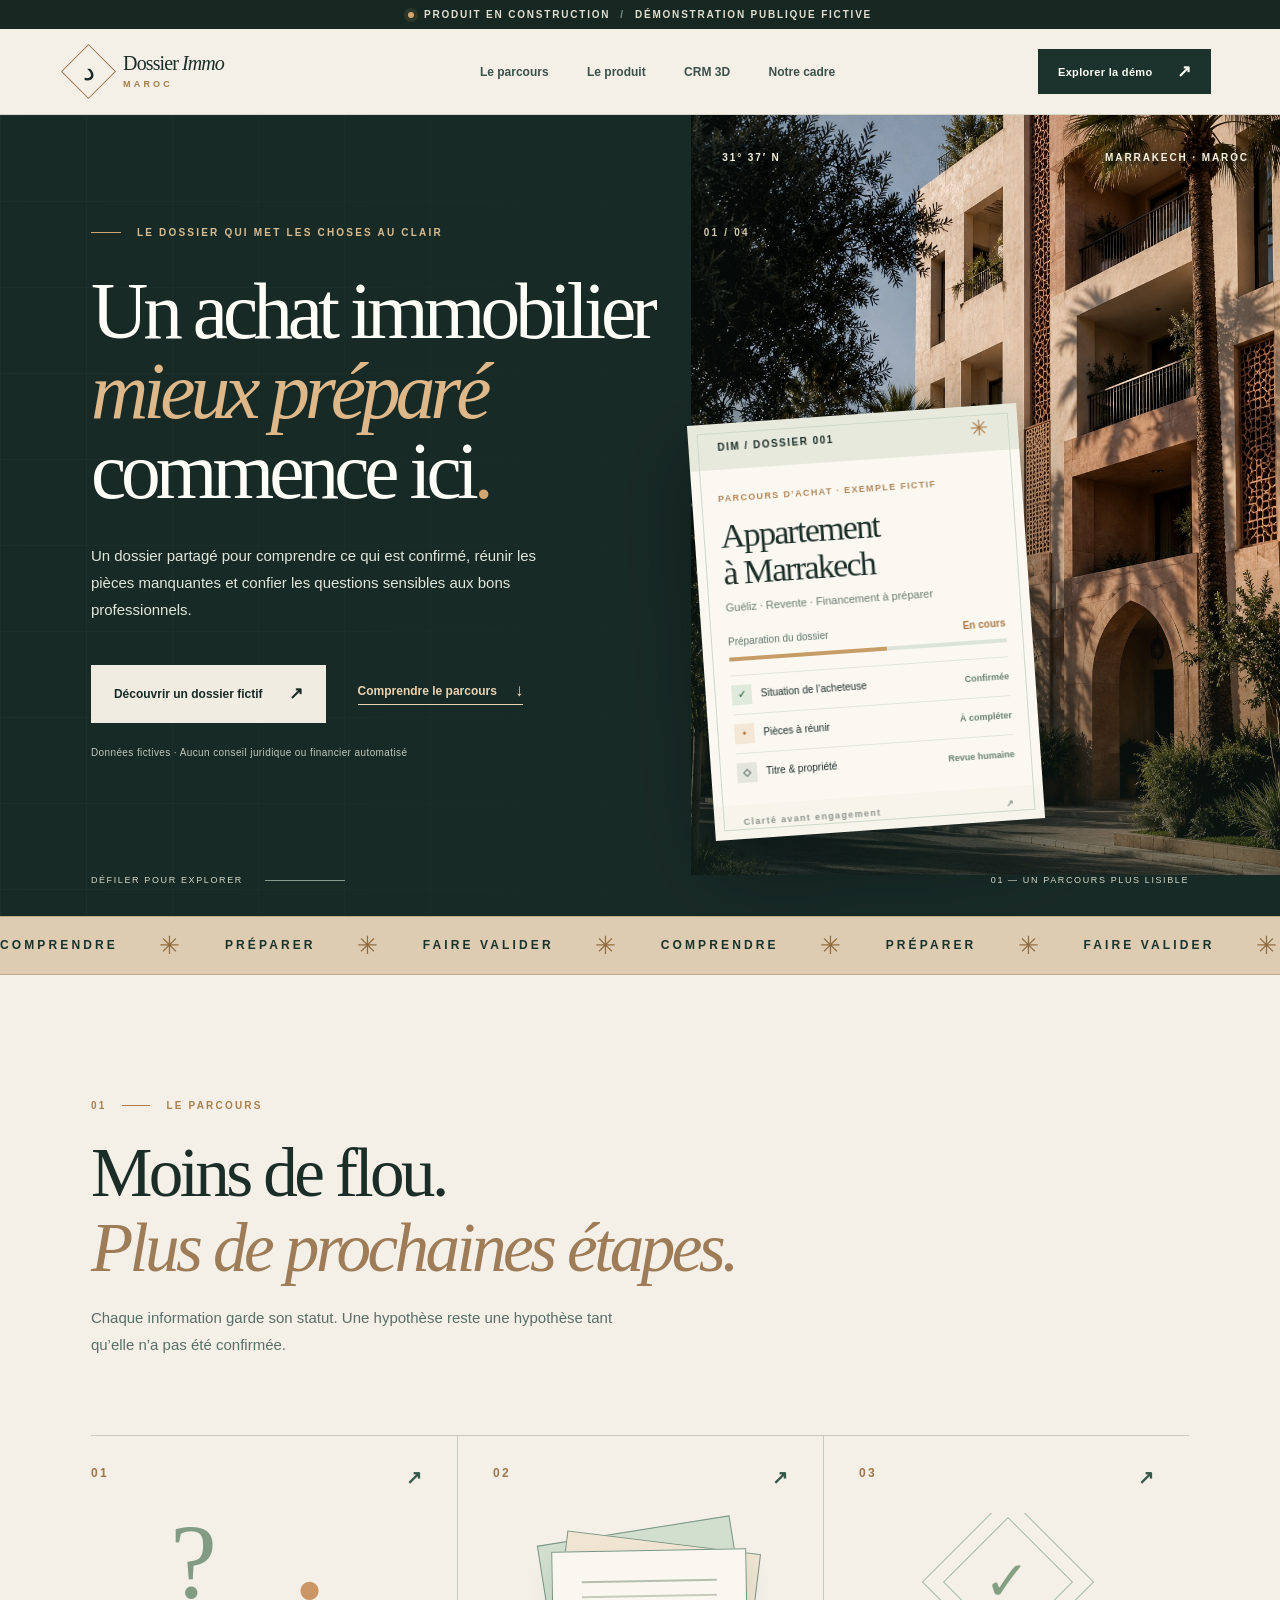
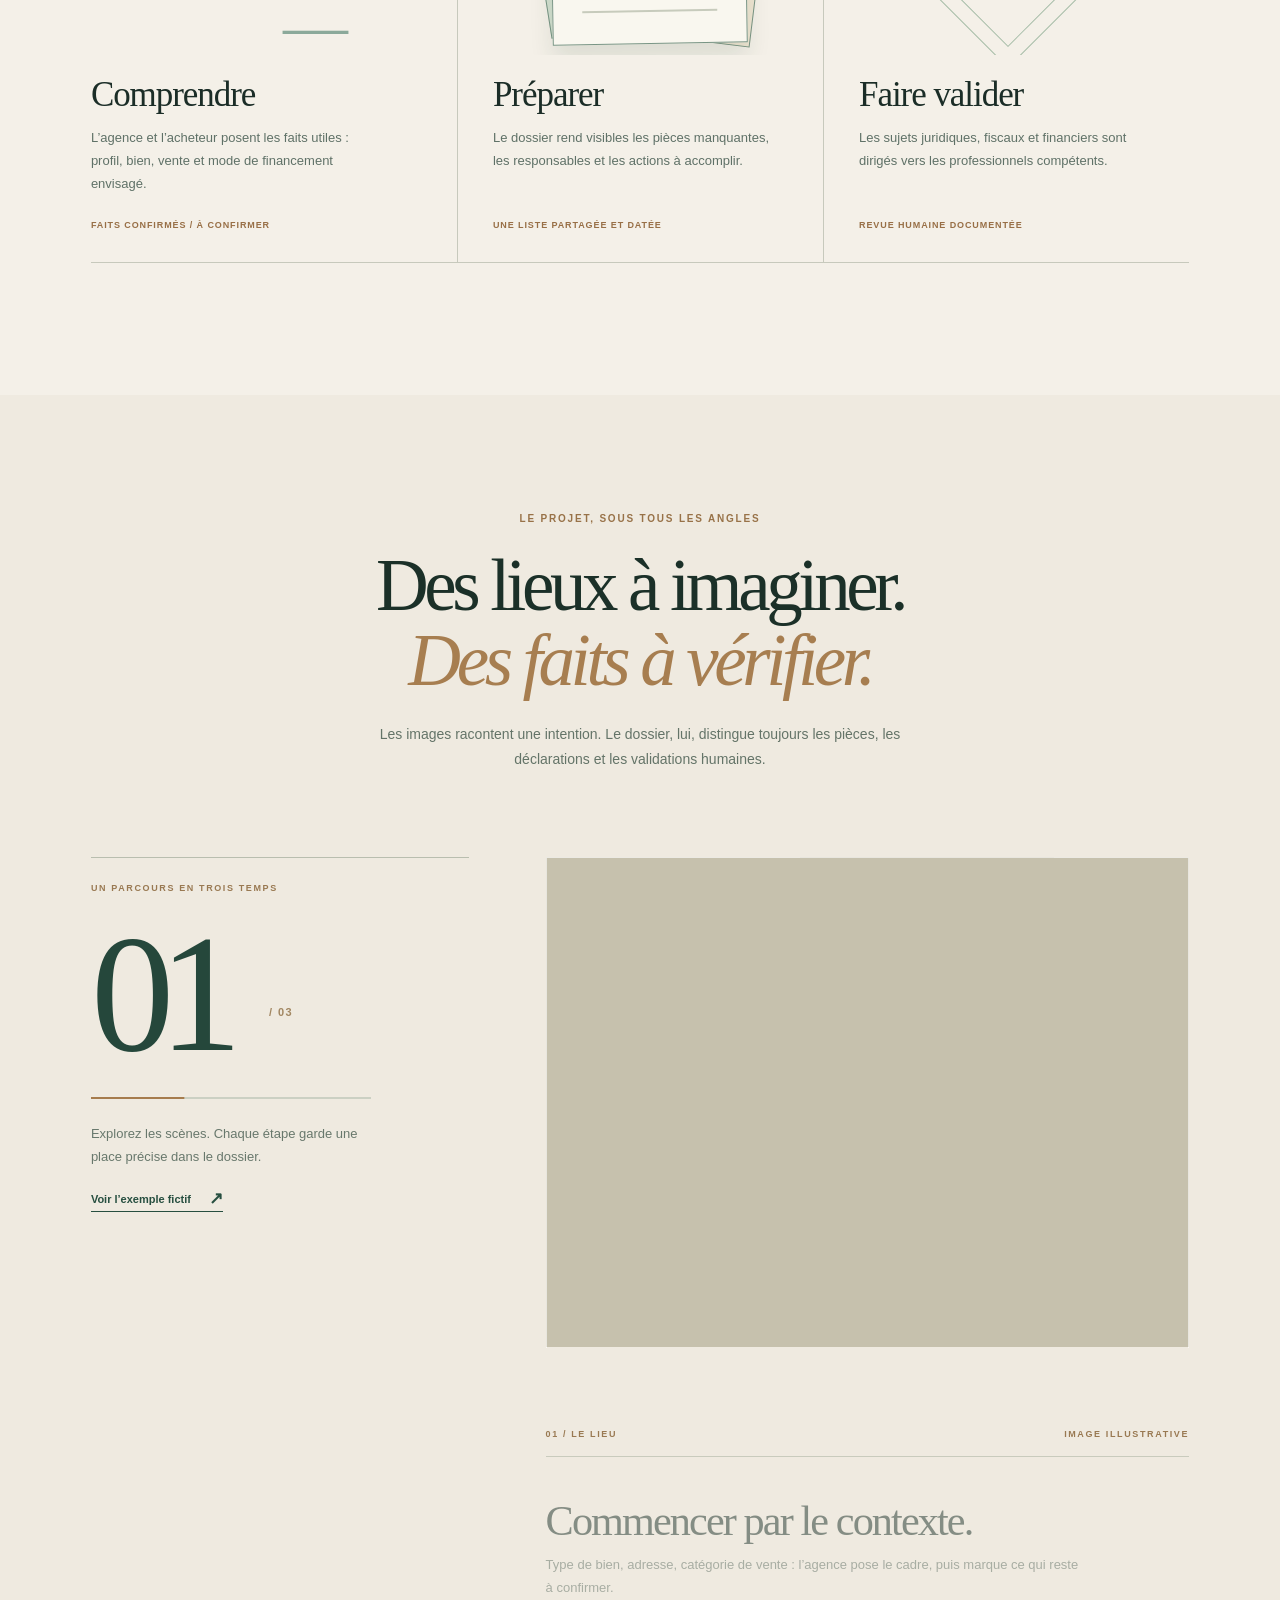
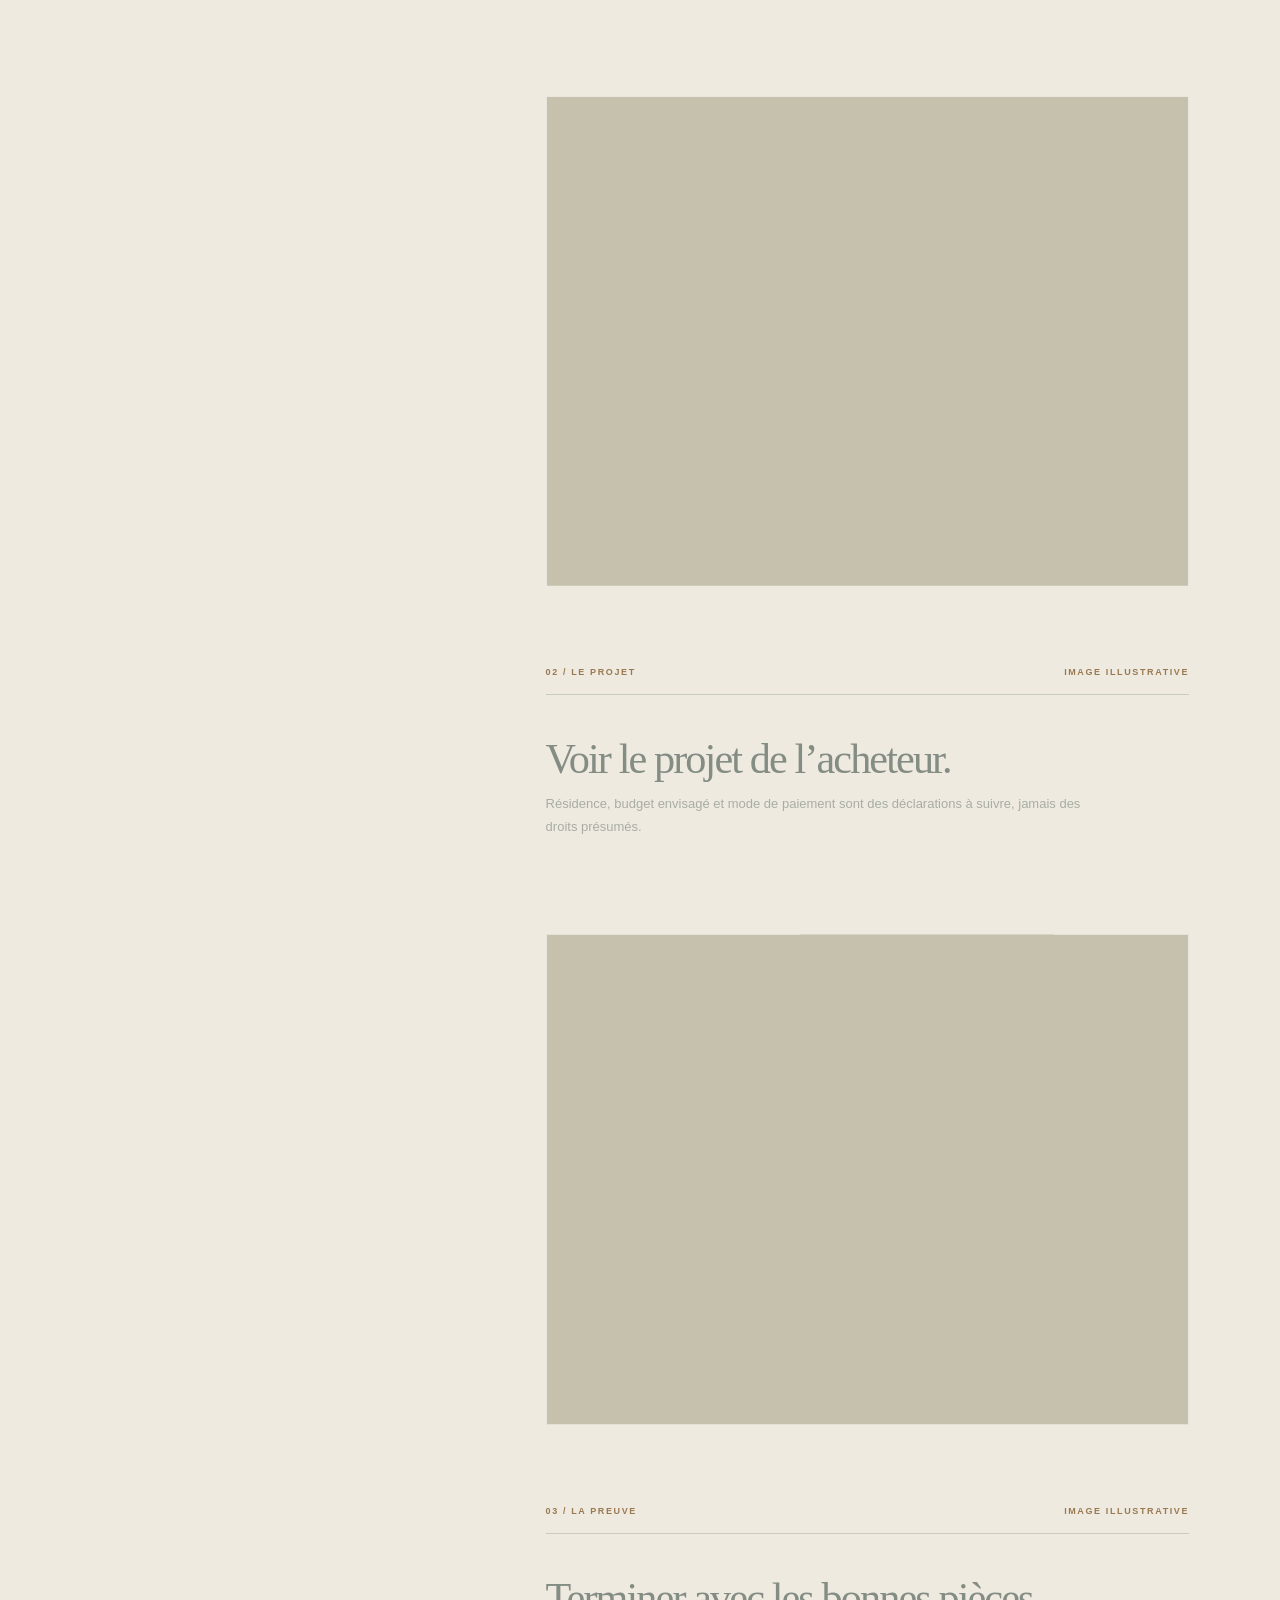
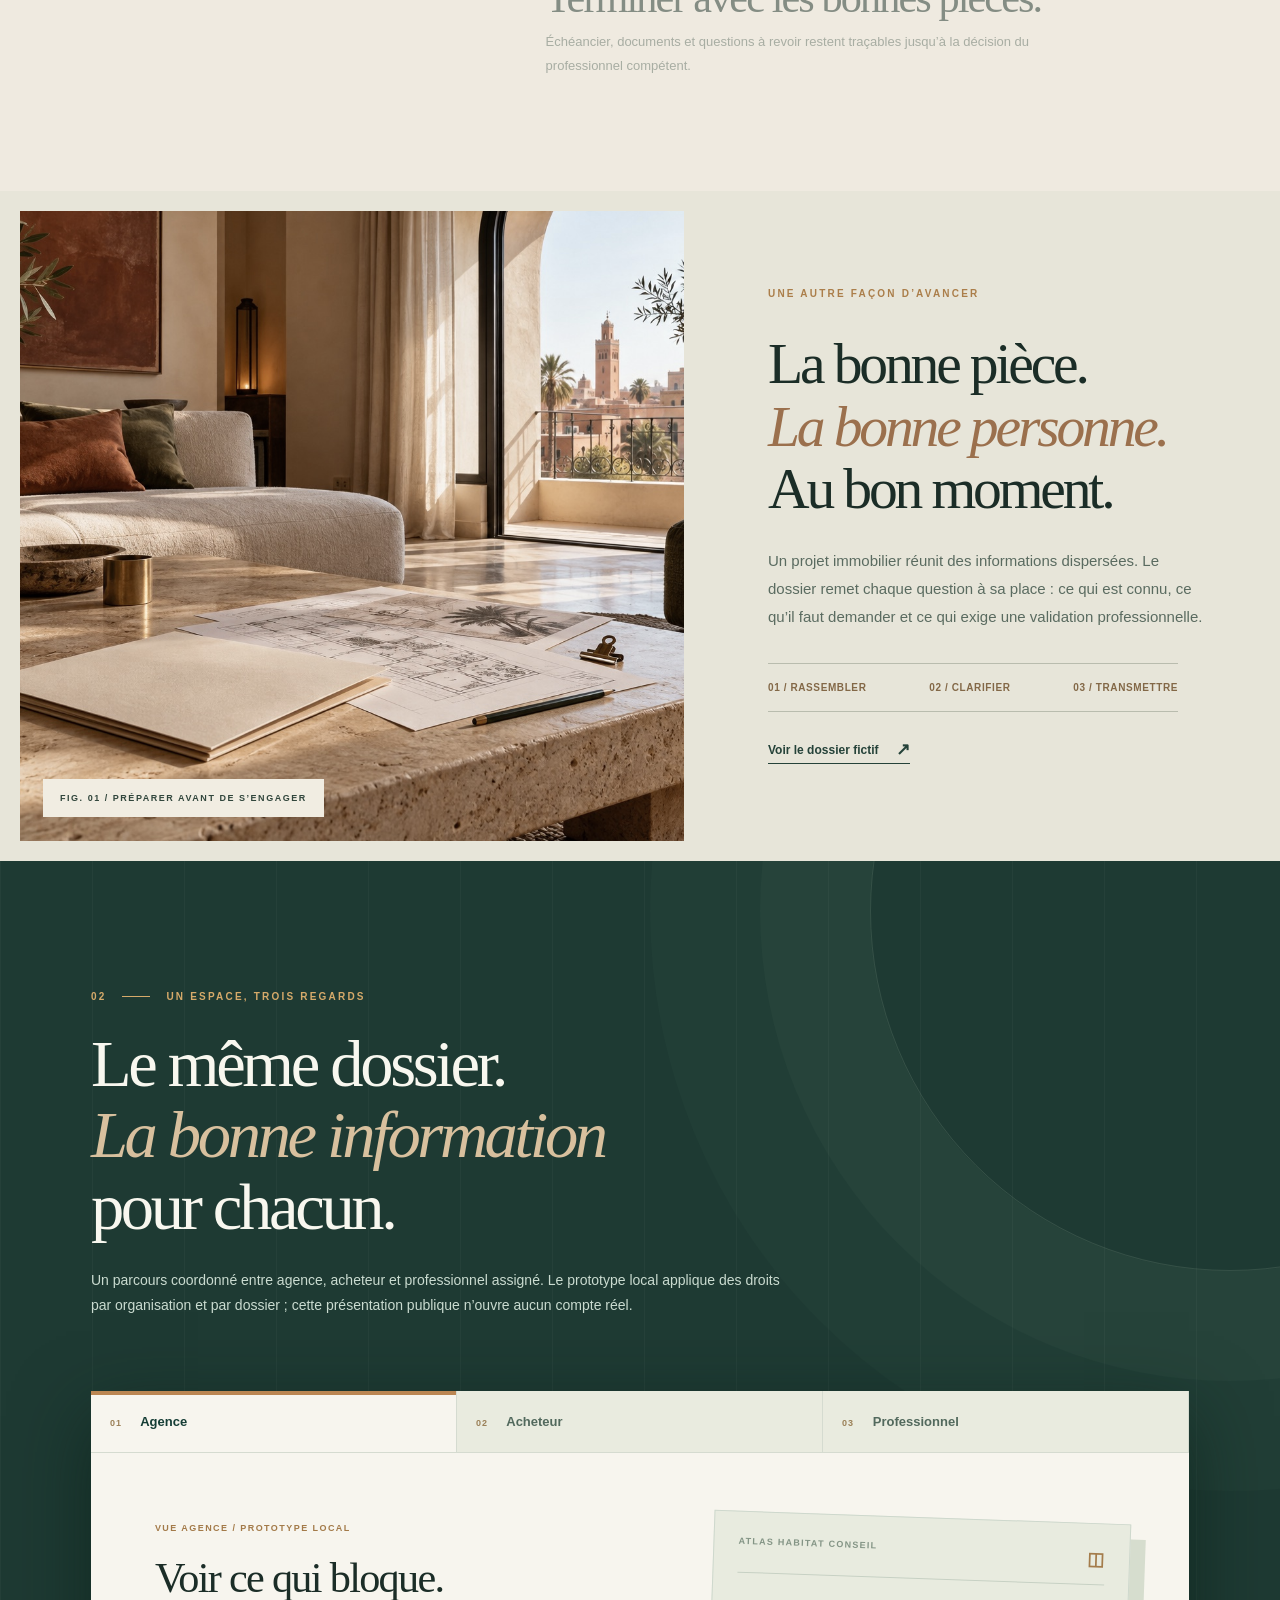
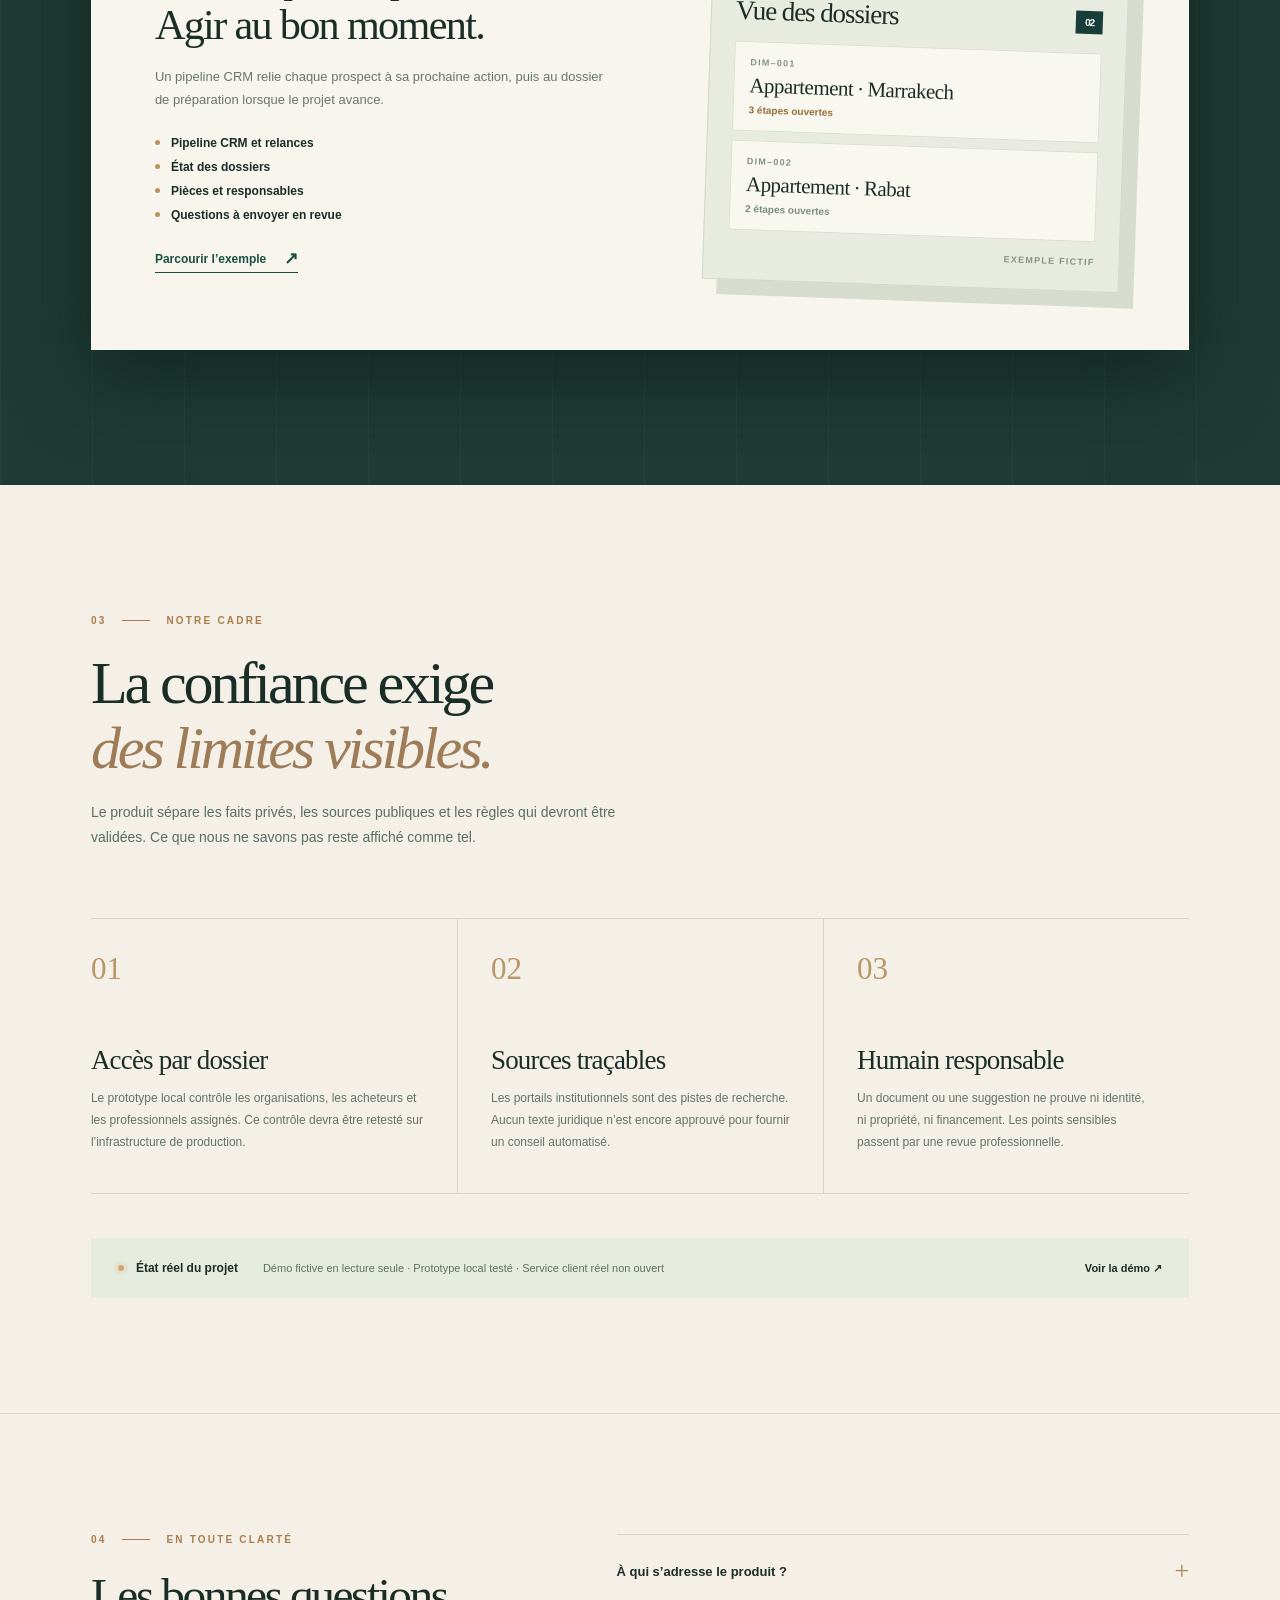
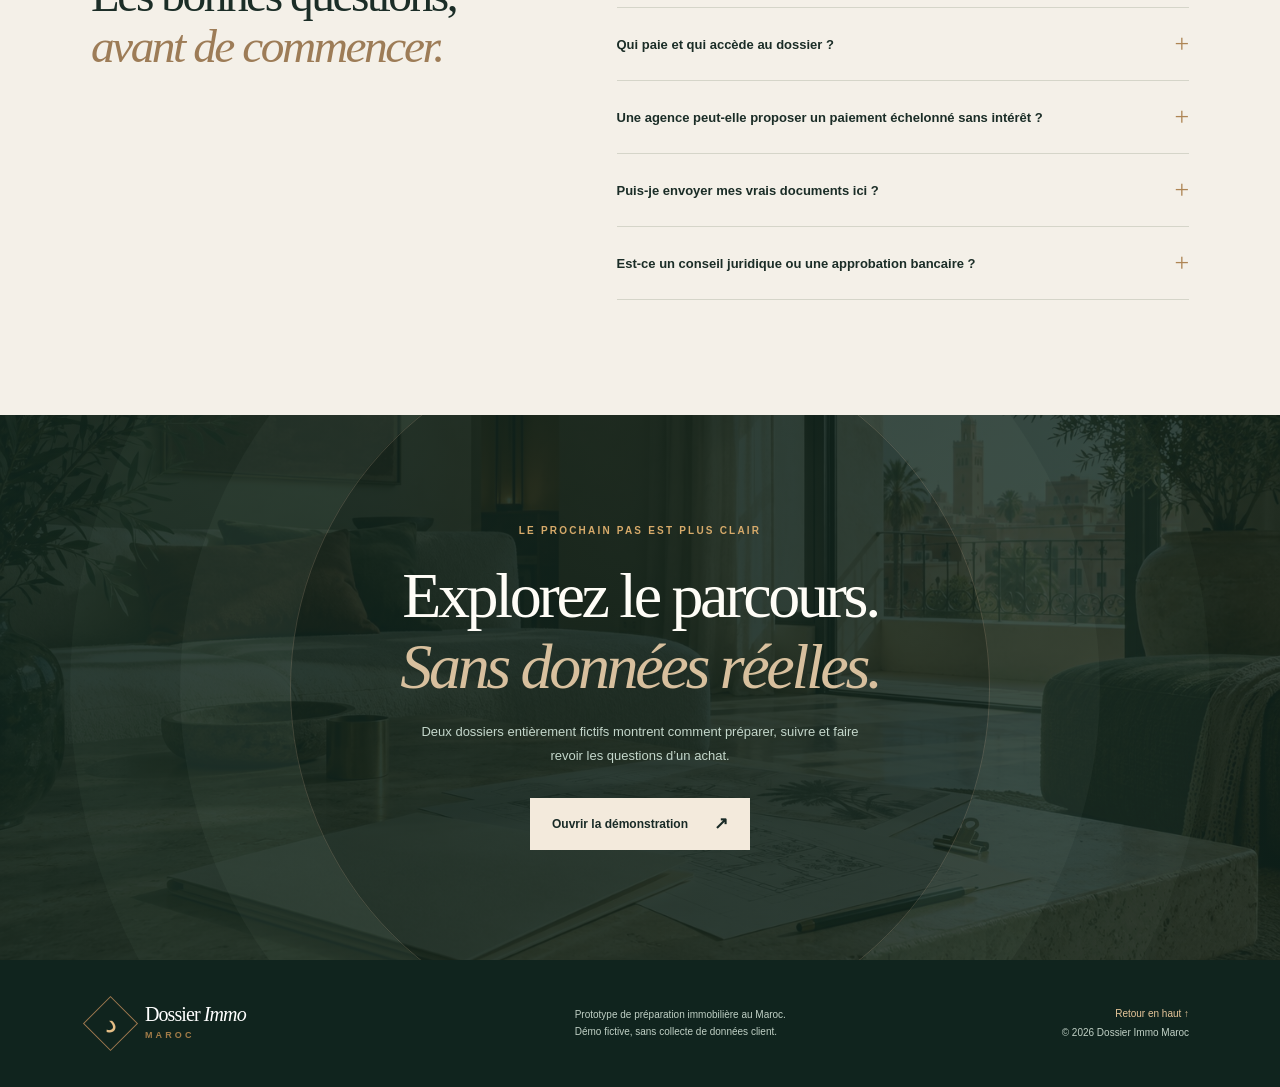
<file: index.html>
<!doctype html>
<html lang="fr">
<head>
  <meta charset="utf-8">
  <meta name="viewport" content="width=device-width, initial-scale=1">
  <meta name="theme-color" content="#102e2b">
  <meta name="robots" content="noindex,nofollow">
  <meta name="referrer" content="no-referrer">
  <meta http-equiv="Content-Security-Policy" content="default-src 'self'; script-src 'self'; style-src 'self' https://fonts.googleapis.com; font-src https://fonts.gstatic.com; img-src 'self' data:; connect-src 'none'; base-uri 'none'; object-src 'none'; form-action 'none'">
  <meta name="description" content="Dossier Immo Maroc : un dossier partagé pour mieux préparer un achat immobilier au Maroc. Démonstration fictive, sans données client.">
  <meta property="og:type" content="website">
  <meta property="og:title" content="Dossier Immo Maroc — Un achat mieux préparé commence ici">
  <meta property="og:description" content="Explorez un dossier d'achat fictif, ses étapes et sa revue humaine. Produit en construction.">
  <title>Dossier Immo Maroc — Un achat mieux préparé commence ici</title>
  <link rel="icon" href="/favicon.svg" type="image/svg+xml">
  <link rel="preload" as="image" href="/assets/marrakech-architecture.jpg">
  <link rel="preconnect" href="https://fonts.googleapis.com">
  <link rel="preconnect" href="https://fonts.gstatic.com" crossorigin>
  <link href="https://fonts.googleapis.com/css2?family=DM+Sans:wght@400;500;600;700&family=Fraunces:opsz,wght@9..144,400;9..144,500;9..144,600&display=swap" rel="stylesheet">
  <link rel="stylesheet" href="/site.css">
  <link rel="stylesheet" href="/experience.css">
  <link rel="stylesheet" href="/cinema.css">
  <script type="module" src="/cinema.js"></script>
  <script type="module" src="/site.js"></script>
</head>
<body>
  <a class="skip-link" href="#main">Aller au contenu</a>
  <div class="reading-progress" aria-hidden="true"><span></span></div>
  <div class="utility-bar"><span class="utility-dot"></span> Produit en construction <span class="utility-divider">/</span> Démonstration publique fictive</div>
  <header class="site-header" id="top">
    <a class="site-logo" href="#top" aria-label="Dossier Immo Maroc, retour en haut"><span class="logo-symbol" aria-hidden="true"><span>د</span></span><span class="logo-wordmark">Dossier <em>Immo</em><small>MAROC</small></span></a>
    <nav class="site-nav" id="site-nav" aria-label="Navigation principale"><a href="#parcours">Le parcours</a><a href="#produit">Le produit</a><a href="/crm-3d.html">CRM 3D</a><a href="#confiance">Notre cadre</a></nav>
    <button class="menu-toggle" type="button" aria-label="Ouvrir le menu" aria-controls="site-nav" aria-expanded="false"><span></span><span></span></button>
    <a class="header-cta" href="/demo.html">Explorer la démo <span aria-hidden="true">↗</span></a>
  </header>
  <main id="main">
    <section class="hero" aria-labelledby="hero-title">
      <div class="hero-grid" aria-hidden="true"></div>
      <div class="hero-inner">
        <div class="hero-copy">
          <p class="kicker hero-kicker"><span class="kicker-line"></span> LE DOSSIER QUI MET LES CHOSES AU CLAIR <span class="kicker-index">01 / 04</span></p>
          <h1 id="hero-title">Un achat immobilier<br><i>mieux préparé</i><br>commence ici<span class="hero-period">.</span></h1>
          <p class="hero-lead">Un dossier partagé pour comprendre ce qui est confirmé, réunir les pièces manquantes et confier les questions sensibles aux bons professionnels.</p>
          <div class="hero-actions"><a class="button button-light" href="/demo.html">Découvrir un dossier fictif <span aria-hidden="true">↗</span></a><a class="text-link hero-link" href="#parcours">Comprendre le parcours <span aria-hidden="true">↓</span></a></div>
          <p class="hero-disclaimer">Données fictives · Aucun conseil juridique ou financier automatisé</p>
        </div>
        <div class="hero-art" aria-label="Vue architecturale illustrative d'un immeuble à Marrakech et aperçu d'un dossier fictif">
          <img class="hero-photo" src="/assets/marrakech-architecture.jpg" alt="" width="1024" height="1536" fetchpriority="high">
          <div class="hero-photo-shade" aria-hidden="true"></div>
          <div class="hero-location" aria-hidden="true"><span>31° 37′ N</span><span>MARRAKECH · MAROC</span></div>
          <div class="case-visual">
            <div class="case-visual-top"><span>DIM / DOSSIER 001</span><span aria-hidden="true">✳</span></div>
            <div class="case-visual-body">
              <p class="case-visual-label">PARCOURS D’ACHAT · EXEMPLE FICTIF</p><h2>Appartement<br>à Marrakech</h2><p>Guéliz · Revente · Financement à préparer</p>
              <div class="progress-label"><span>Préparation du dossier</span><strong>En cours</strong></div><div class="progress-track"><span></span></div>
              <div class="visual-row"><span class="visual-icon checked">✓</span><span>Situation de l’acheteuse</span><strong>Confirmée</strong></div>
              <div class="visual-row"><span class="visual-icon pending">•</span><span>Pièces à réunir</span><strong>À compléter</strong></div>
              <div class="visual-row"><span class="visual-icon review">◇</span><span>Titre & propriété</span><strong>Revue humaine</strong></div>
            </div>
            <div class="case-visual-bottom"><span>Clarté avant engagement</span><span>↗</span></div>
          </div>
          <div class="art-caption">VISUEL D’AMBIANCE · DOSSIER FICTIF</div>
        </div>
      </div>
      <div class="hero-bottom"><span>DÉFILER POUR EXPLORER</span><span class="scroll-rule"></span><span>01 — UN PARCOURS PLUS LISIBLE</span></div>
    </section>

    <div class="manifesto-strip" aria-hidden="true"><div>COMPRENDRE <span>✳</span> PRÉPARER <span>✳</span> FAIRE VALIDER <span>✳</span> COMPRENDRE <span>✳</span> PRÉPARER <span>✳</span> FAIRE VALIDER <span>✳</span></div></div>

    <section class="chapter" id="parcours" aria-labelledby="parcours-title">
      <div class="section-heading" data-reveal><p class="kicker dark-kicker">01 <span></span> LE PARCOURS</p><h2 id="parcours-title">Moins de flou.<br><i>Plus de prochaines étapes.</i></h2><p>Chaque information garde son statut. Une hypothèse reste une hypothèse tant qu’elle n’a pas été confirmée.</p></div>
      <div class="journey-grid">
        <article class="journey-card" data-reveal><div class="journey-number">01 <span>↗</span></div><div class="journey-drawing drawing-question" aria-hidden="true"><span>?</span><span>•</span><span>—</span></div><h3>Comprendre</h3><p>L’agence et l’acheteur posent les faits utiles : profil, bien, vente et mode de financement envisagé.</p><span class="journey-foot">Faits confirmés / à confirmer</span></article>
        <article class="journey-card" data-reveal><div class="journey-number">02 <span>↗</span></div><div class="journey-drawing drawing-folder" aria-hidden="true"><span></span><span></span><span></span></div><h3>Préparer</h3><p>Le dossier rend visibles les pièces manquantes, les responsables et les actions à accomplir.</p><span class="journey-foot">Une liste partagée et datée</span></article>
        <article class="journey-card" data-reveal><div class="journey-number">03 <span>↗</span></div><div class="journey-drawing drawing-review" aria-hidden="true"><span>✓</span></div><h3>Faire valider</h3><p>Les sujets juridiques, fiscaux et financiers sont dirigés vers les professionnels compétents.</p><span class="journey-foot">Revue humaine documentée</span></article>
      </div>
    </section>

    <section class="visual-story" id="regards" aria-labelledby="visual-story-title">
      <div class="visual-story-head" data-reveal><span class="kicker dark-kicker">LE PROJET, SOUS TOUS LES ANGLES</span><h2 id="visual-story-title">Des lieux à imaginer.<br><i>Des faits à vérifier.</i></h2><p>Les images racontent une intention. Le dossier, lui, distingue toujours les pièces, les déclarations et les validations humaines.</p></div>
      <div class="story-layout">
        <div class="story-rail"><div class="story-sticky"><span class="story-overline">UN PARCOURS EN TROIS TEMPS</span><span class="story-current" aria-hidden="true">01 <small>/ 03</small></span><div class="story-progress" aria-hidden="true"><span></span></div><p>Explorez les scènes. Chaque étape garde une place précise dans le dossier.</p><a class="text-link" href="/demo.html">Voir l’exemple fictif <span aria-hidden="true">↗</span></a></div></div>
        <div class="story-scenes">
          <article class="story-scene" data-scene="1"><div class="story-image"><img src="/assets/rabat-architecture.jpg" alt="Façade contemporaine illustrative dans une rue arborée à Rabat" width="1536" height="1024" loading="lazy" decoding="async"></div><div class="story-meta"><span>01 / LE LIEU</span><span>IMAGE ILLUSTRATIVE</span></div><h3>Commencer par le contexte.</h3><p>Type de bien, adresse, catégorie de vente : l’agence pose le cadre, puis marque ce qui reste à confirmer.</p></article>
          <article class="story-scene" data-scene="2"><div class="story-image"><img src="/assets/casablanca-interior.jpg" alt="Intérieur contemporain illustratif avec lumière de l’Atlantique à Casablanca" width="1536" height="1024" loading="lazy" decoding="async"></div><div class="story-meta"><span>02 / LE PROJET</span><span>IMAGE ILLUSTRATIVE</span></div><h3>Voir le projet de l’acheteur.</h3><p>Résidence, budget envisagé et mode de paiement sont des déclarations à suivre, jamais des droits présumés.</p></article>
          <article class="story-scene" data-scene="3"><div class="story-image"><img src="/assets/dossier-detail.jpg" alt="Dossier et plans illustratifs sur une table en pierre, sans document réel" width="1536" height="1024" loading="lazy" decoding="async"></div><div class="story-meta"><span>03 / LA PREUVE</span><span>IMAGE ILLUSTRATIVE</span></div><h3>Terminer avec les bonnes pièces.</h3><p>Échéancier, documents et questions à revoir restent traçables jusqu’à la décision du professionnel compétent.</p></article>
        </div>
      </div>
    </section>

    <section class="editorial-section" aria-labelledby="editorial-title">
      <div class="editorial-image" data-reveal>
        <img src="/assets/dossier-interieur.jpg" alt="Un dossier et des plans illustratifs posés dans un intérieur à Marrakech" width="1536" height="1024" loading="lazy" decoding="async">
        <span class="image-counter">FIG. 01 / PRÉPARER AVANT DE S’ENGAGER</span>
      </div>
      <div class="editorial-copy" data-reveal>
        <p class="kicker dark-kicker">UNE AUTRE FAÇON D’AVANCER</p>
        <h2 id="editorial-title">La bonne pièce.<br><i>La bonne personne.</i><br>Au bon moment.</h2>
        <p>Un projet immobilier réunit des informations dispersées. Le dossier remet chaque question à sa place : ce qui est connu, ce qu’il faut demander et ce qui exige une validation professionnelle.</p>
        <div class="editorial-steps"><span>01 / Rassembler</span><span>02 / Clarifier</span><span>03 / Transmettre</span></div>
        <a class="text-link" href="/demo.html">Voir le dossier fictif <span aria-hidden="true">↗</span></a>
      </div>
    </section>

    <section class="product-section" id="produit" aria-labelledby="produit-title">
      <div class="product-orbit" aria-hidden="true"></div>
      <div class="product-intro" data-reveal><p class="kicker light-kicker">02 <span></span> UN ESPACE, TROIS REGARDS</p><h2 id="produit-title">Le même dossier.<br><i>La bonne information</i><br>pour chacun.</h2><p>Un parcours coordonné entre agence, acheteur et professionnel assigné. Le prototype local applique des droits par organisation et par dossier ; cette présentation publique n’ouvre aucun compte réel.</p></div>
      <div class="role-experience" data-reveal>
        <div class="role-switch" role="tablist" aria-label="Explorer les rôles">
          <button type="button" role="tab" id="tab-agency" aria-controls="role-panel" aria-selected="true" data-role="agency"><span>01</span> Agence</button>
          <button type="button" role="tab" id="tab-buyer" aria-controls="role-panel" aria-selected="false" tabindex="-1" data-role="buyer"><span>02</span> Acheteur</button>
          <button type="button" role="tab" id="tab-pro" aria-controls="role-panel" aria-selected="false" tabindex="-1" data-role="pro"><span>03</span> Professionnel</button>
        </div>
        <div class="role-panel" id="role-panel" role="tabpanel" aria-labelledby="tab-agency">
          <div class="panel-copy"><span class="panel-eyebrow" id="role-eyebrow">VUE AGENCE / PROTOTYPE LOCAL</span><h3 id="role-title">Voir ce qui bloque.<br>Agir au bon moment.</h3><p id="role-description">Un pipeline CRM relie chaque prospect à sa prochaine action, puis au dossier de préparation lorsque le projet avance.</p><ul id="role-list"><li>Pipeline CRM et relances</li><li>État des dossiers</li><li>Pièces et responsables</li><li>Questions à envoyer en revue</li></ul><a href="/demo.html" class="text-link">Parcourir l’exemple <span aria-hidden="true">↗</span></a></div>
          <div class="panel-illustration" aria-hidden="true"><div class="ui-mini-head"><span id="mini-head">ATLAS HABITAT CONSEIL</span><span>◫</span></div><div class="ui-mini-title" id="mini-title">Vue des dossiers <span>02</span></div><div class="ui-mini-case"><span class="ui-mini-index" id="mini-index-1">DIM–001</span><strong id="mini-case-1">Appartement · Marrakech</strong><span class="ui-mini-tag" id="mini-tag-1">3 étapes ouvertes</span></div><div class="ui-mini-case"><span class="ui-mini-index" id="mini-index-2">DIM–002</span><strong id="mini-case-2">Appartement · Rabat</strong><span class="ui-mini-tag muted" id="mini-tag-2">2 étapes ouvertes</span></div><div class="ui-mini-foot">EXEMPLE FICTIF</div></div>
        </div>
      </div>
    </section>

    <section class="principle-section" id="confiance" aria-labelledby="confiance-title">
      <div class="principle-head" data-reveal><p class="kicker dark-kicker">03 <span></span> NOTRE CADRE</p><h2 id="confiance-title">La confiance exige<br><i>des limites visibles.</i></h2><p>Le produit sépare les faits privés, les sources publiques et les règles qui devront être validées. Ce que nous ne savons pas reste affiché comme tel.</p></div>
      <div class="principle-grid">
        <article data-reveal><div class="principle-icon">01</div><h3>Accès par dossier</h3><p>Le prototype local contrôle les organisations, les acheteurs et les professionnels assignés. Ce contrôle devra être retesté sur l’infrastructure de production.</p></article>
        <article data-reveal><div class="principle-icon">02</div><h3>Sources traçables</h3><p>Les portails institutionnels sont des pistes de recherche. Aucun texte juridique n’est encore approuvé pour fournir un conseil automatisé.</p></article>
        <article data-reveal><div class="principle-icon">03</div><h3>Humain responsable</h3><p>Un document ou une suggestion ne prouve ni identité, ni propriété, ni financement. Les points sensibles passent par une revue professionnelle.</p></article>
      </div>
      <div class="status-band" data-reveal><div><span class="status-pulse"></span><strong>État réel du projet</strong></div><p>Démo fictive en lecture seule · Prototype local testé · Service client réel non ouvert</p><a href="/demo.html">Voir la démo ↗</a></div>
    </section>

    <section class="faq-section" aria-labelledby="faq-title"><div class="faq-left" data-reveal><p class="kicker dark-kicker">04 <span></span> EN TOUTE CLARTÉ</p><h2 id="faq-title">Les bonnes questions,<br><i>avant de commencer.</i></h2></div><div class="faq-list" data-reveal>
      <details><summary>À qui s’adresse le produit ? <span aria-hidden="true">+</span></summary><p>La première cible est une agence qui accompagne des personnes physiques achetant un appartement urbain achevé et immatriculé au Maroc. Les autres situations demandent une revue spécifique.</p></details>
      <details><summary>Qui paie et qui accède au dossier ? <span aria-hidden="true">+</span></summary><p>Le modèle envisagé est payé par l’agence, encore à valider auprès de pilotes. Dans le prototype local, l’agence, l’acheteur invité et le professionnel explicitement assigné disposent d’accès distincts.</p></details>
      <details><summary>Une agence peut-elle proposer un paiement échelonné sans intérêt ? <span aria-hidden="true">+</span></summary><p>Oui, le parcours permet de consigner une telle proposition comme déclaration à vérifier. L’agence doit préciser le bénéficiaire des versements, l’échéancier et le document contractuel. La mention « sans intérêt », le coût total, les frais et les pénalités restent soumis à une revue professionnelle.</p></details>
      <details><summary>Puis-je envoyer mes vrais documents ici ? <span aria-hidden="true">+</span></summary><p>Non. Cette démonstration publique ne reçoit ni compte ni fichier. Le stockage privé, la politique de données et les contrôles d’exploitation doivent être validés avant tout usage réel.</p></details>
      <details><summary>Est-ce un conseil juridique ou une approbation bancaire ? <span aria-hidden="true">+</span></summary><p>Non. Le produit prépare et coordonne un dossier. Il ne remplace ni notaire, ni fiscaliste, ni banque, ni autorité publique. Les règles et sources applicables doivent être revues avant activation.</p></details>
    </div></section>

    <section class="closing-section" aria-labelledby="closing-title"><div class="closing-ring" aria-hidden="true"></div><div data-reveal><p class="kicker light-kicker">LE PROCHAIN PAS EST PLUS CLAIR</p><h2 id="closing-title">Explorez le parcours.<br><i>Sans données réelles.</i></h2><p>Deux dossiers entièrement fictifs montrent comment préparer, suivre et faire revoir les questions d’un achat.</p><a class="button button-light" href="/demo.html">Ouvrir la démonstration <span aria-hidden="true">↗</span></a></div></section>
  </main>
  <footer class="site-footer"><a class="site-logo footer-logo" href="#top"><span class="logo-symbol" aria-hidden="true"><span>د</span></span><span class="logo-wordmark">Dossier <em>Immo</em><small>MAROC</small></span></a><p>Prototype de préparation immobilière au Maroc.<br>Démo fictive, sans collecte de données client.</p><div><a href="#top">Retour en haut ↑</a><span>© 2026 Dossier Immo Maroc</span></div></footer>
</body>
</html>
</file>
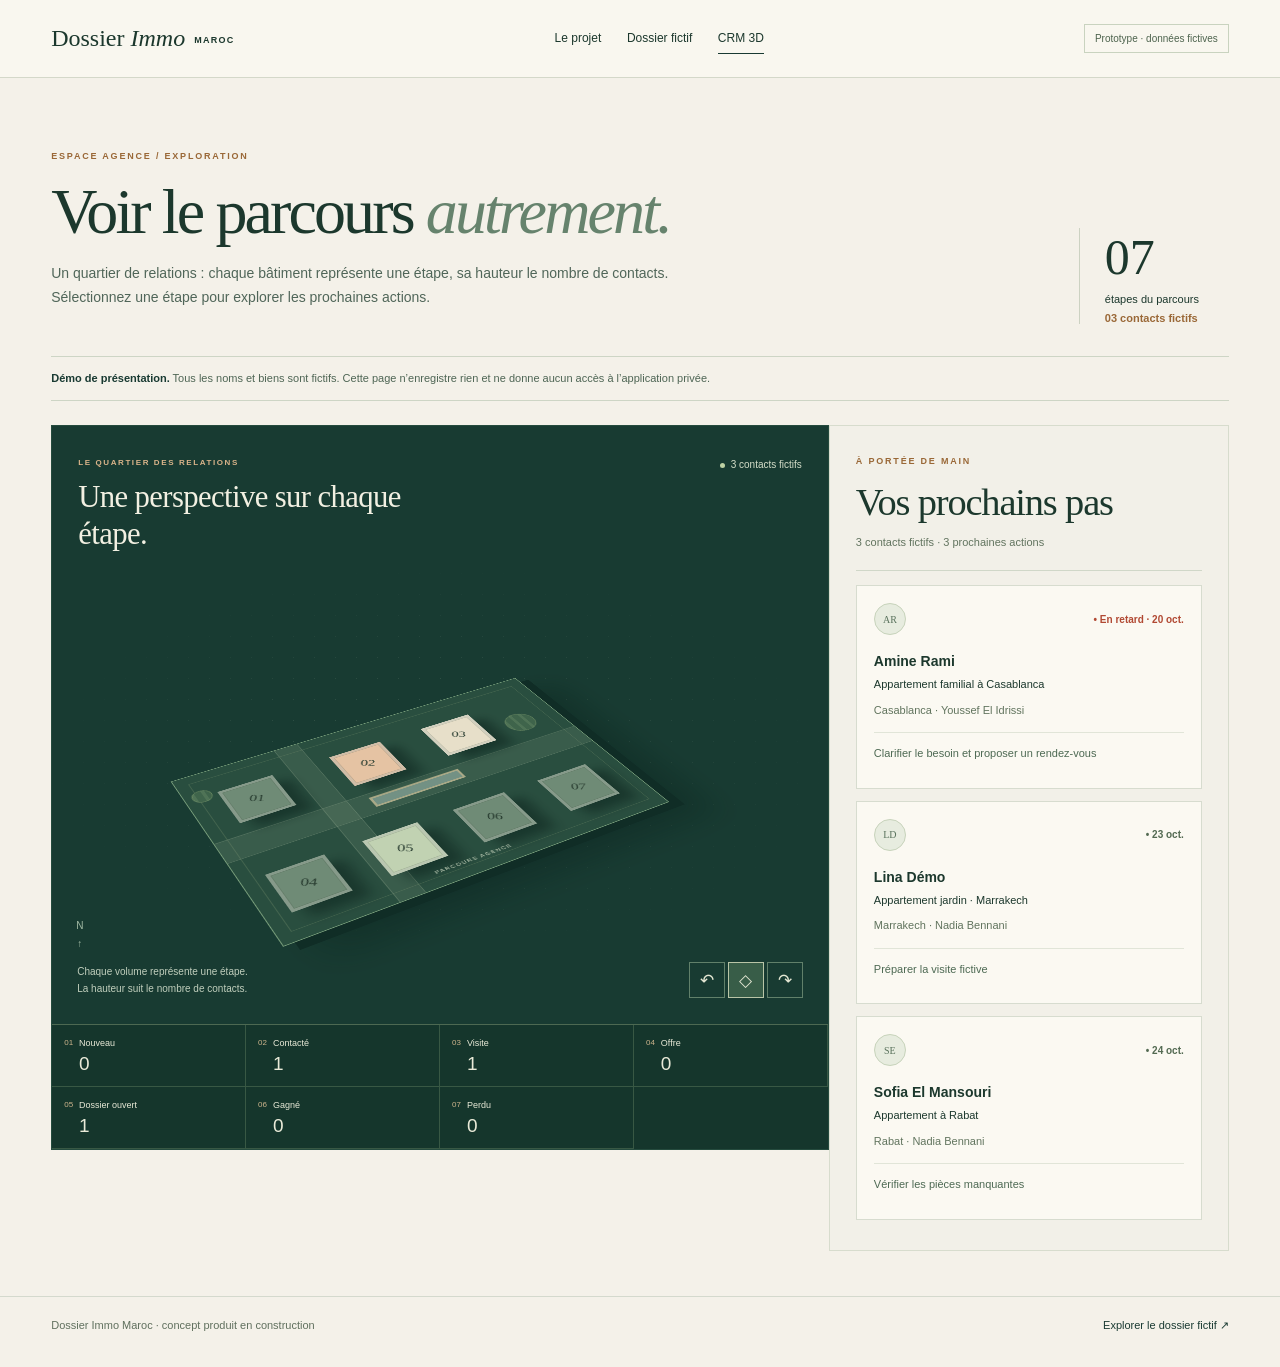
<file: crm-3d.html>
<!doctype html>
<html lang="fr">
<head>
  <meta charset="utf-8">
  <meta name="viewport" content="width=device-width, initial-scale=1">
  <meta name="theme-color" content="#173c35">
  <meta name="robots" content="noindex,nofollow">
  <meta name="referrer" content="no-referrer">
  <meta http-equiv="Content-Security-Policy" content="default-src 'self'; script-src 'self'; style-src 'self' https://fonts.googleapis.com; font-src https://fonts.gstatic.com; img-src 'self' data:; connect-src 'none'; base-uri 'none'; object-src 'none'; form-action 'none'">
  <meta name="description" content="Démonstration fictive du CRM 3D Dossier Immo Maroc, sans compte ni données client.">
  <title>CRM 3D · Dossier Immo Maroc</title>
  <link rel="icon" href="/favicon.svg" type="image/svg+xml">
  <link rel="preconnect" href="https://fonts.googleapis.com">
  <link rel="preconnect" href="https://fonts.gstatic.com" crossorigin>
  <link href="https://fonts.googleapis.com/css2?family=DM+Sans:wght@400;500;600;700&family=Fraunces:opsz,wght@9..144,400;9..144,500;9..144,600&display=swap" rel="stylesheet">
  <link rel="stylesheet" href="/crm-spatial.css">
  <link rel="stylesheet" href="/crm-3d.css?v=20261023">
  <script type="module" src="/crm-3d.js"></script>
</head>
<body>
  <a class="skip-link" href="#main">Aller au contenu</a>
  <header class="topbar">
    <a class="brand" href="/">Dossier <em>Immo</em> <span>MAROC</span></a>
    <nav aria-label="Navigation"><a href="/">Le projet</a><a href="/demo.html">Dossier fictif</a><a href="/crm-3d.html" aria-current="page">CRM 3D</a></nav>
    <span class="demo-pill">Prototype · données fictives</span>
  </header>
  <main id="main">
    <div class="intro">
      <div><p class="eyebrow">ESPACE AGENCE / EXPLORATION</p><h1>Voir le parcours <em>autrement.</em></h1><p>Un quartier de relations : chaque bâtiment représente une étape, sa hauteur le nombre de contacts. Sélectionnez une étape pour explorer les prochaines actions.</p></div>
      <div class="intro-stat"><span>07</span><small>étapes du parcours</small><strong>03 contacts fictifs</strong></div>
    </div>
    <div class="prototype-banner" role="note"><strong>Démo de présentation.</strong> Tous les noms et biens sont fictifs. Cette page n’enregistre rien et ne donne aucun accès à l’application privée.</div>
    <div class="crm-spatial-layout">
      <section class="crm-atlas" aria-label="Vue spatiale des étapes du CRM">
        <div class="atlas-heading"><div><span class="eyebrow">LE QUARTIER DES RELATIONS</span><h2>Une perspective sur chaque étape.</h2></div><span class="atlas-live"><span></span>3 contacts fictifs</span></div>
        <div class="atlas-viewport" data-angle="center">
          <div class="atlas-grid" aria-hidden="true"></div>
          <div class="atlas-model">
            <div class="atlas-ground" aria-hidden="true"><div class="atlas-road road-one"></div><div class="atlas-road road-two"></div><div class="atlas-garden garden-one"></div><div class="atlas-garden garden-two"></div><div class="atlas-water"></div></div>
            <div class="atlas-sign" aria-hidden="true">PARCOURS AGENCE</div>
            <div id="buildings"></div>
          </div>
          <div class="atlas-compass" aria-hidden="true">N<br>↑</div>
        </div>
        <div class="atlas-footer"><p>Chaque volume représente une étape.<br>La hauteur suit le nombre de contacts.</p><div class="atlas-controls" role="group" aria-label="Orientation de la vue"><button type="button" data-turn="left" aria-label="Tourner la vue à gauche">↶</button><button type="button" data-turn="center" aria-label="Vue centrale">◇</button><button type="button" data-turn="right" aria-label="Tourner la vue à droite">↷</button></div></div>
        <div class="atlas-legend" id="legend" aria-label="Filtrer par étape"></div>
      </section>
      <section class="next-steps" aria-labelledby="next-title"><span class="eyebrow">À PORTÉE DE MAIN</span><h2 id="next-title">Vos prochains pas</h2><p id="result-count" class="result-count" aria-live="polite"></p><div id="contact-list" class="contact-list"></div></section>
    </div>
    <footer><span>Dossier Immo Maroc · concept produit en construction</span><a href="/demo.html">Explorer le dossier fictif ↗</a></footer>
  </main>
</body>
</html>
</file>
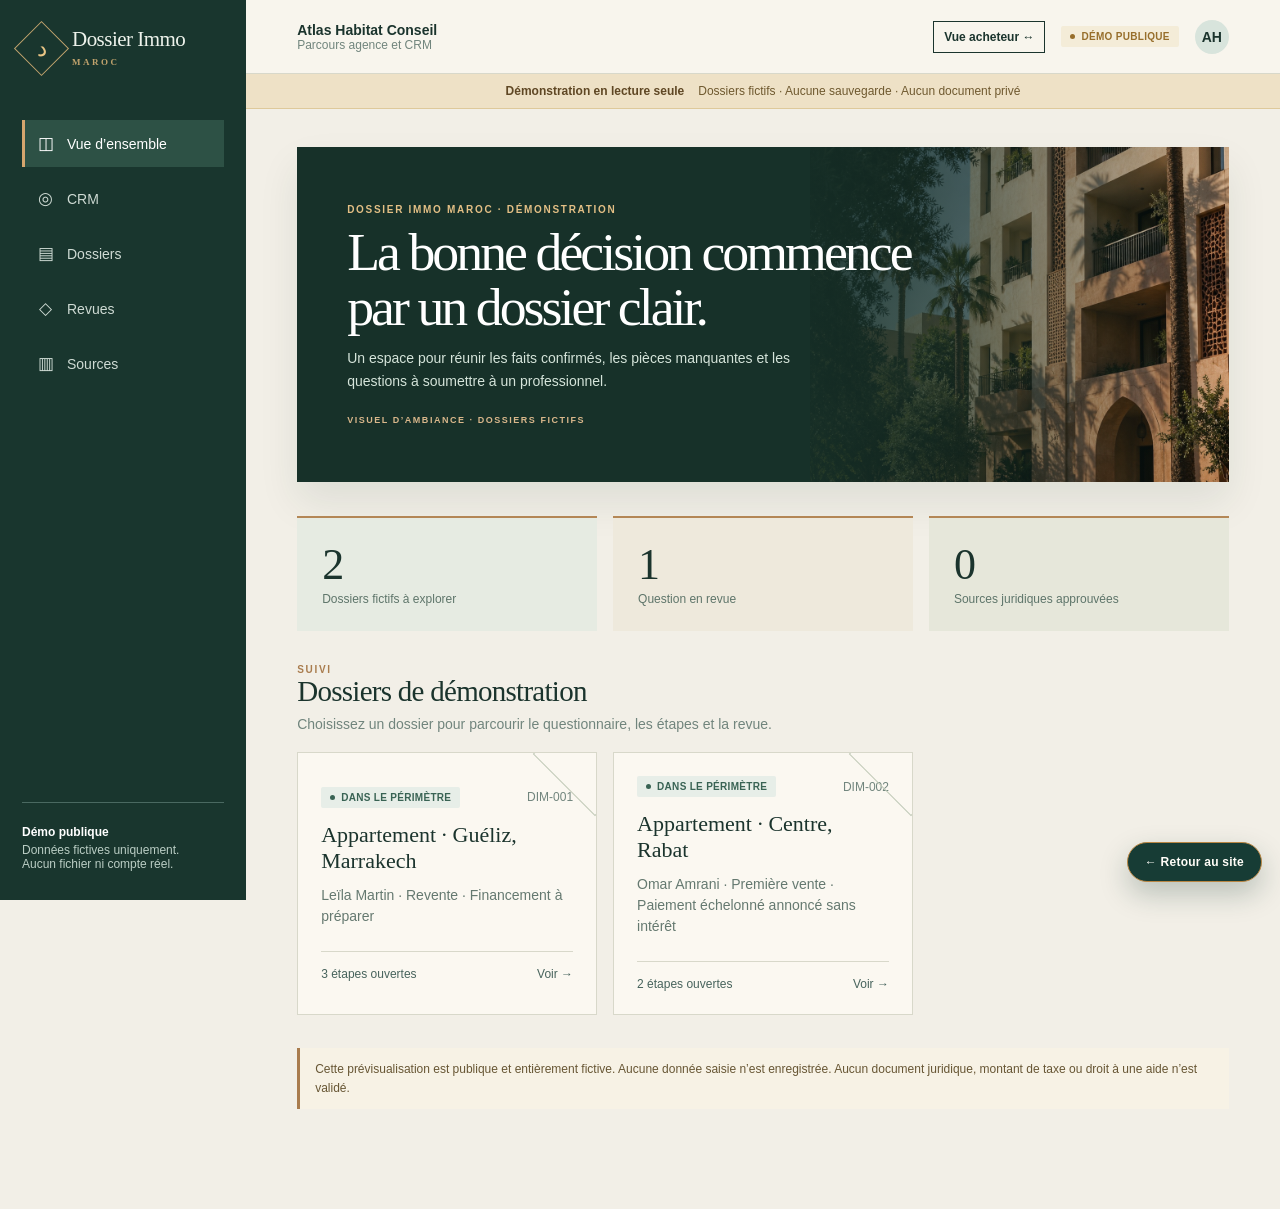
<file: demo.html>
<!doctype html>
<html lang="fr">
<head>
  <meta charset="utf-8">
  <meta name="viewport" content="width=device-width, initial-scale=1">
  <meta name="theme-color" content="#173c35">
  <meta name="robots" content="noindex,nofollow">
  <meta name="referrer" content="no-referrer">
  <meta http-equiv="Content-Security-Policy" content="default-src 'self'; script-src 'self'; style-src 'self' https://fonts.googleapis.com; font-src https://fonts.gstatic.com; img-src 'self' data:; connect-src 'none'; base-uri 'none'; object-src 'none'; form-action 'none'">
  <title>Explorer la démo — Dossier Immo Maroc</title>
  <link rel="icon" href="/favicon.svg" type="image/svg+xml">
  <link rel="preconnect" href="https://fonts.googleapis.com">
  <link rel="preconnect" href="https://fonts.gstatic.com" crossorigin>
  <link href="https://fonts.googleapis.com/css2?family=DM+Sans:wght@400;500;600;700&family=Fraunces:opsz,wght@9..144,400;9..144,500;9..144,600&display=swap" rel="stylesheet">
  <link rel="stylesheet" href="/style.css">
  <link rel="stylesheet" href="/demo-experience.css?v=20261012">
  <link rel="stylesheet" href="/demo-crm.css?v=20261014">
</head>
<body>
  <a class="back-site" href="/" aria-label="Retour au site Dossier Immo Maroc">← Retour au site</a>
  <div id="app"></div>
  <script type="module" src="/app.js?v=20261014"></script>
</body>
</html>
</file>
<file: site.css>
:root{--forest:#102e2b;--forest-2:#173e38;--forest-3:#29584c;--paper:#f6f3ea;--cream:#e9e5d9;--white:#fffdf7;--ink:#16302d;--muted:#596e67;--copper:#d9aa6b;--line:#d7d9ce;--serif:"Fraunces",Georgia,serif;--sans:"DM Sans",sans-serif}
*{box-sizing:border-box}
html{scroll-behavior:smooth}
body{margin:0;background:var(--paper);color:var(--ink);font-family:var(--sans);-webkit-font-smoothing:antialiased}
a{color:inherit}
button{font:inherit;cursor:pointer}
h1,h2,h3,p{margin:0}
i,em{font-weight:400}
:is(a,button,summary):focus-visible{outline:3px solid var(--copper);outline-offset:4px}
.skip-link{position:absolute;z-index:100;top:-60px;left:16px;padding:12px 16px;background:#fff;color:var(--ink)}
.skip-link:focus{top:14px}
.utility-bar{height:31px;display:flex;align-items:center;justify-content:center;gap:10px;background:#092521;color:#cfdfd5;font-size:10px;font-weight:700;letter-spacing:.12em;text-transform:uppercase}
.utility-dot,.status-pulse{width:6px;height:6px;border-radius:50%;background:var(--copper);box-shadow:0 0 0 4px #d9aa6b20;flex:none}
.utility-divider{color:#77968b}
.site-header{height:88px;display:flex;align-items:center;justify-content:space-between;padding:0 clamp(22px,5.4vw,94px);background:var(--paper);position:relative;z-index:5;border-bottom:1px solid #d9ddd3}
.site-logo{display:flex;align-items:center;gap:13px;text-decoration:none;min-width:208px}
.logo-symbol{display:grid;place-items:center;width:39px;height:39px;border:1px solid #a37c48;color:var(--forest);font:27px var(--serif);transform:rotate(45deg);line-height:1}
.logo-symbol>span{transform:rotate(-45deg)}
.logo-wordmark{font:500 19px/.85 var(--serif);letter-spacing:-.045em;white-space:nowrap}
.logo-wordmark em{font-style:italic}
.logo-wordmark small{display:block;font:700 9px/1 var(--sans);letter-spacing:.35em;margin-top:8px;color:#a37c48}
.site-nav{display:flex;gap:clamp(18px,3vw,52px);align-items:center}
.site-nav a{text-decoration:none;font-size:12px;font-weight:700;color:#3a514a;transition:color .2s}
.site-nav a:hover{color:#b07840}
.header-cta{background:var(--forest);color:var(--white);font-size:11px;font-weight:700;letter-spacing:.03em;text-decoration:none;padding:15px 20px;display:inline-flex;gap:24px;align-items:center;transition:background .25s,transform .25s}
.header-cta:hover{background:var(--forest-3);transform:translateY(-2px)}
.header-cta span,.button span,.text-link span{font-size:17px;line-height:0}
.hero{position:relative;background:var(--forest);color:var(--white);overflow:hidden}
.hero-grid{position:absolute;inset:0;opacity:.28;background-image:linear-gradient(#b8c9b819 1px,transparent 1px),linear-gradient(90deg,#b8c9b819 1px,transparent 1px);background-size:94px 94px;mask-image:linear-gradient(90deg,transparent,#000 45%,#000)}
.hero:before{content:"";position:absolute;width:66vw;height:66vw;border-radius:50%;background:radial-gradient(circle,#36645876,transparent 64%);right:-23vw;top:-21vw;pointer-events:none}
.hero-inner{position:relative;max-width:1600px;margin:auto;display:grid;grid-template-columns:1.08fr .92fr;min-height:690px;padding:clamp(70px,8vw,126px) clamp(28px,7.1vw,116px) 96px;gap:20px}
.hero-copy{position:relative;z-index:2;max-width:750px}
.kicker{font-size:10px;font-weight:700;letter-spacing:.22em;display:flex;align-items:center;gap:16px}
.hero-kicker{color:var(--copper);margin-bottom:32px}
.kicker-line{width:30px;height:1px;background:var(--copper)}
.kicker-index{color:#8da9a0;margin-left:auto;margin-right:10%}
.hero h1{font:400 clamp(50px,5.7vw,91px)/1.03 var(--serif);letter-spacing:-.055em;white-space:nowrap}
.hero h1 i,.chapter h2 i,.product-intro h2 i,.principle-head h2 i,.faq-left h2 i,.closing-section h2 i{font-family:var(--serif);font-style:italic;font-weight:400}
.hero h1 i{color:#dec198}
.hero-period{color:var(--copper)}
.hero-lead{max-width:510px;color:#d5e2d9;font-size:15px;line-height:1.85;margin-top:28px}
.hero-actions{display:flex;align-items:center;gap:32px;margin-top:36px}
.button{display:inline-flex;align-items:center;justify-content:space-between;gap:26px;text-decoration:none;font-size:12px;font-weight:700;min-height:52px;padding:0 22px;transition:transform .25s,background .25s,box-shadow .25s}
.button:hover{transform:translateY(-3px);box-shadow:0 12px 30px #051b1733}
.button-light{background:#f3eadc;color:var(--forest)}
.button-light:hover{background:#fffdf7}
.text-link{font-size:12px;font-weight:700;text-decoration:none;border-bottom:1px solid currentColor;padding-bottom:6px;display:inline-flex;gap:18px;align-items:center;transition:gap .25s}
.text-link:hover{gap:25px}
.hero-link{color:#e9d3b1}
.hero-disclaimer{margin-top:24px;color:#9ab2a6;font-size:10px;letter-spacing:.04em}
.hero-art{position:relative;min-height:460px;display:flex;align-items:center;justify-content:center}
.arch{position:absolute;border:1px solid #8eaa9970;border-radius:52% 52% 0 0;bottom:-150px;left:12%;width:57%;height:560px;transform:rotate(16deg);transform-origin:bottom}
.arch-two{left:43%;width:58%;height:660px;transform:rotate(-18deg);opacity:.4}
.orbit{position:absolute;width:480px;height:480px;border:1px solid #9eb7a251;border-radius:50%;top:50%;left:50%;transform:translate(-50%,-50%)}
.orbit-one:before,.orbit-one:after{content:"";position:absolute;width:7px;height:7px;border-radius:50%;background:var(--copper)}
.orbit-one:before{top:16%;left:16%}.orbit-one:after{bottom:7%;right:22%}
.case-visual{position:relative;width:min(395px,100%);background:#faf8f1;color:var(--ink);box-shadow:0 36px 80px #03181380;transform:rotate(-3deg);animation:float-in 1.1s cubic-bezier(.2,.7,.2,1) both,hover-soft 7s 1.1s ease-in-out infinite}
.case-visual:before{content:"";position:absolute;inset:9px;border:1px solid #cfd8cb;pointer-events:none}
.case-visual-top,.case-visual-bottom{height:53px;padding:0 29px;display:flex;justify-content:space-between;align-items:center;background:#e7e9dd;font-size:10px;font-weight:700;letter-spacing:.15em}
.case-visual-top span:last-child{font-size:22px;font-weight:400;color:#a87540}
.case-visual-body{padding:34px 30px 26px}
.case-visual-label{font-size:9px;font-weight:700;letter-spacing:.15em;color:#ae8659}
.case-visual-body h2{font:400 38px/1.1 var(--serif);letter-spacing:-.05em;margin:14px 0 9px}
.case-visual-body>p:nth-of-type(2){font-size:11px;color:#697b70}
.progress-label{display:flex;justify-content:space-between;font-size:10px;margin-top:32px;color:#60766b}
.progress-label strong{color:#a87540}
.progress-track{height:4px;background:#dce4d9;margin:11px 0 21px}
.progress-track span{display:block;width:57%;height:100%;background:#c69d67;transform-origin:left;animation:progress 1.4s .5s both}
.visual-row{display:flex;align-items:center;gap:9px;border-top:1px solid #e1e5dc;padding:12px 0;font-size:10px}
.visual-row>span:nth-child(2){flex:1}
.visual-row strong{font-size:9px;color:#67806e;white-space:nowrap}
.visual-icon{width:20px;height:20px;display:grid;place-items:center;background:#dfe9dc;color:#4e7959;font-weight:700}
.visual-icon.pending{background:#f4e7d6;color:#a87540}.visual-icon.review{background:#e4e5dd;color:#52645d}
.case-visual-bottom{height:40px;background:#f7f4eb;color:#88928a;font-size:9px}
.art-caption{position:absolute;bottom:-39px;right:10%;font-size:9px;letter-spacing:.19em;color:#9db1a4}
.hero-bottom{position:relative;display:flex;align-items:center;gap:22px;max-width:1600px;margin:auto;padding:0 clamp(28px,7.1vw,116px) 35px;color:#9cb4a8;font-size:9px;letter-spacing:.18em}
.scroll-rule{width:54px;height:1px;background:#728d80}
.hero-bottom span:last-child{margin-left:auto}
.chapter,.principle-section,.faq-section{max-width:1600px;margin:auto;padding:clamp(100px,9vw,150px) clamp(28px,7.1vw,116px)}
.section-heading{max-width:760px}
.dark-kicker{color:#ab7e4a}.dark-kicker span,.light-kicker span{height:1px;width:28px;background:currentColor}
.section-heading h2,.principle-head h2,.faq-left h2{font:400 clamp(41px,4.7vw,68px)/1.08 var(--serif);letter-spacing:-.052em;margin:25px 0 19px}
.section-heading h2 i,.principle-head h2 i,.faq-left h2 i{color:#9d7c57}
.section-heading>p:last-child,.principle-head>p:last-child{max-width:550px;font-size:14px;line-height:1.8;color:var(--muted)}
.journey-grid{display:grid;grid-template-columns:repeat(3,1fr);gap:15px;margin-top:65px}
.journey-card{min-height:375px;background:#eeeee5;border:1px solid #d9ded5;padding:29px 29px 27px;display:flex;flex-direction:column;transition:transform .35s,box-shadow .35s,background .35s}
.journey-card:nth-child(2){background:#e8e8dc}
.journey-card:hover{transform:translateY(-7px);background:#f4f4ec;box-shadow:0 21px 43px #153e2d19}
.journey-number{display:flex;justify-content:space-between;color:#9d784d;font-size:11px;font-weight:700;letter-spacing:.2em}
.journey-number span{font-size:19px;letter-spacing:0;color:#36594a}
.journey-drawing{height:140px;position:relative;margin:10px 0 16px}
.drawing-question span:first-child{position:absolute;left:24%;top:2%;font:105px/.9 var(--serif);color:#adc1aa}
.drawing-question span:nth-child(2){position:absolute;left:62%;top:27%;font:76px/1 var(--serif);color:#cba978}
.drawing-question span:last-child{position:absolute;left:58%;top:57%;font:65px/1 var(--serif);color:#8ba99a}
.drawing-folder span{position:absolute;left:17%;top:12%;width:66%;height:94px;border:1px solid #799585;background:#d2dfcf;transform:rotate(-9deg)}
.drawing-folder span:nth-child(2){transform:rotate(7deg);background:#efe5d2;left:23%;top:20%}
.drawing-folder span:nth-child(3){transform:rotate(-1deg);background:#f9f7ef;left:20%;top:26%;box-shadow:0 15px 25px #183d271c}
.drawing-folder span:nth-child(3):before{content:"";position:absolute;left:15%;right:15%;top:29px;height:2px;background:#b6bdae;box-shadow:0 15px #c7cbbc,0 30px #c7cbbc}
.drawing-review:before,.drawing-review:after{content:"";position:absolute;border:1px solid #a5bca7;width:120px;height:120px;left:calc(50% - 60px);top:8px;transform:rotate(45deg)}
.drawing-review:after{width:90px;height:90px;left:calc(50% - 45px);top:23px}
.drawing-review span{position:absolute;left:50%;top:50%;transform:translate(-50%,-55%);font:55px var(--serif);color:#849f82}
.journey-card h3{font:400 30px var(--serif);letter-spacing:-.03em;margin-bottom:12px}
.journey-card p{font-size:12px;line-height:1.75;color:#5f7167}
.journey-foot{margin-top:auto;padding-top:24px;font-size:9px;font-weight:700;letter-spacing:.1em;text-transform:uppercase;color:#9a744d}
.product-section{position:relative;background:#173e38;color:#f8f7ef;overflow:hidden;padding:clamp(105px,9vw,145px) clamp(28px,7.1vw,116px)}
.product-section:before{content:"";position:absolute;inset:0;background-image:linear-gradient(90deg,#ffffff08 1px,transparent 1px);background-size:92px}
.product-orbit{position:absolute;width:720px;height:720px;border:1px solid #a8c3aa2a;border-radius:50%;right:-310px;top:-310px;box-shadow:0 0 0 110px #a8c3aa09,0 0 0 220px #a8c3aa06}
.product-intro,.role-experience{position:relative;max-width:1370px;margin:auto}
.light-kicker{color:#d6aa6a}
.product-intro h2{font:400 clamp(45px,5vw,71px)/1.07 var(--serif);letter-spacing:-.05em;margin:26px 0}
.product-intro h2 i{color:#d8c09e}
.product-intro>p:last-child{max-width:690px;line-height:1.8;color:#cadbd0;font-size:14px}
.role-experience{margin-top:64px;background:#f7f5ee;color:var(--ink);box-shadow:0 28px 65px #06231e45}
.role-switch{display:flex;border-bottom:1px solid #d5dbd0}
.role-switch button{border:0;border-right:1px solid #d5dbd0;background:#e9ebdf;color:#52695d;flex:1;padding:23px 19px;text-align:left;font-size:13px;font-weight:700;transition:background .25s,color .25s}
.role-switch button span{color:#9b8058;font-size:9px;letter-spacing:.12em;margin-right:15px}
.role-switch button[aria-selected="true"]{background:#f7f5ee;color:#153d35;box-shadow:inset 0 3px #c89c64}
.role-switch button:hover{background:#fffdf7}
.role-panel{display:grid;grid-template-columns:1fr .9fr;gap:7vw;min-height:430px;padding:clamp(35px,5vw,68px)}
.panel-copy{max-width:500px}
.panel-eyebrow{font-size:9px;letter-spacing:.16em;font-weight:700;color:#a37a49}
.panel-copy h3{font:400 clamp(32px,3.3vw,48px)/1.1 var(--serif);letter-spacing:-.04em;margin:20px 0 17px}
.panel-copy p{font-size:13px;line-height:1.8;color:#68776e}
.panel-copy ul{list-style:none;margin:24px 0 27px;padding:0;display:grid;gap:10px}
.panel-copy li{font-size:12px;font-weight:600;display:flex;gap:11px;align-items:center}
.panel-copy li:before{content:"";width:5px;height:5px;background:#bb925c;border-radius:50%}
.panel-copy .text-link{color:#1d5044}
.panel-illustration{background:#e8ebdf;border:1px solid #ced8cd;align-self:center;padding:24px;box-shadow:12px 12px 0 #d6ddce;transition:transform .35s}
.role-experience:hover .panel-illustration{transform:translateY(-4px)}
.ui-mini-head,.ui-mini-index,.ui-mini-foot{font-size:9px;font-weight:700;letter-spacing:.14em;color:#839485}
.ui-mini-head{display:flex;justify-content:space-between;border-bottom:1px solid #c7d1c4;padding-bottom:14px}
.ui-mini-head span:last-child{font-size:18px;color:#a47c4b}
.ui-mini-title{font:400 27px var(--serif);letter-spacing:-.04em;padding:22px 0 15px;display:flex;justify-content:space-between}
.ui-mini-title span{font:700 10px var(--sans);background:#173e38;color:#fff;padding:6px 9px;align-self:center}
.ui-mini-case{background:#f9f8f0;border:1px solid #d8dfd4;margin-bottom:9px;padding:15px;display:flex;flex-direction:column;gap:6px}
.ui-mini-case strong{font:400 21px var(--serif);letter-spacing:-.025em}
.ui-mini-tag{font-size:10px;color:#966d3e;font-weight:700}
.ui-mini-tag.muted{color:#798e7f}
.ui-mini-foot{text-align:right;margin-top:15px}
.principle-section{padding-bottom:115px}
.principle-head{max-width:760px}
.principle-grid{display:grid;grid-template-columns:repeat(3,1fr);gap:0;margin-top:68px;border-top:1px solid var(--line);border-bottom:1px solid var(--line)}
.principle-grid article{padding:32px 33px 40px 0}
.principle-grid article+article{border-left:1px solid var(--line);padding-left:33px}
.principle-icon{font:400 31px var(--serif);color:#b79667;margin-bottom:58px}
.principle-grid h3{font:400 27px var(--serif);letter-spacing:-.03em;margin-bottom:12px}
.principle-grid p{font-size:12px;line-height:1.8;color:#62736a;max-width:340px}
.status-band{margin-top:44px;background:#e6ebdf;padding:23px 27px;display:flex;gap:25px;align-items:center}
.status-band>div{display:flex;align-items:center;gap:12px;white-space:nowrap}
.status-band strong{font-size:12px}
.status-band p{font-size:11px;color:#5e7064;flex:1}
.status-band a{font-size:11px;font-weight:700;text-decoration:none;white-space:nowrap}
.faq-section{padding-top:110px;border-top:1px solid #d5dacf;display:grid;grid-template-columns:.85fr 1.15fr;gap:8vw}
.faq-left h2{font-size:clamp(39px,3.7vw,57px)}
.faq-list{border-top:1px solid var(--line)}
.faq-list details{border-bottom:1px solid var(--line);padding:0}
.faq-list summary{list-style:none;cursor:pointer;display:flex;align-items:center;justify-content:space-between;gap:12px;padding:23px 0;font-size:13px;font-weight:700}
.faq-list summary::-webkit-details-marker{display:none}
.faq-list summary span{font:26px/1 var(--serif);color:#ae8554;transition:transform .25s}
.faq-list details[open] summary span{transform:rotate(45deg)}
.faq-list details p{font-size:12px;line-height:1.85;color:#64776b;padding:0 42px 25px 0}
.closing-section{position:relative;overflow:hidden;background:#102e2b;color:#fffdf7;padding:110px clamp(28px,7.1vw,116px);text-align:center}
.closing-ring{position:absolute;width:700px;height:700px;border:1px solid #b1c8ae40;border-radius:50%;top:50%;left:50%;transform:translate(-50%,-50%);box-shadow:0 0 0 110px #b1c8ae0b,0 0 0 220px #b1c8ae08}
.closing-section>div:last-child{position:relative;z-index:1}
.closing-section .kicker{justify-content:center}
.closing-section h2{font:400 clamp(45px,5vw,74px)/1.1 var(--serif);letter-spacing:-.052em;margin:25px 0 18px}
.closing-section h2 i{color:#d8c09e}
.closing-section p:not(.kicker){max-width:460px;margin:0 auto 31px;color:#c4d7cb;font-size:13px;line-height:1.8}
.site-footer{display:flex;align-items:center;justify-content:space-between;gap:25px;padding:44px clamp(28px,7.1vw,116px);background:#092521;color:#c0d0c5}
.footer-logo{color:#fff}
.footer-logo .logo-symbol{color:#e5be86}
.site-footer p{font-size:10px;line-height:1.7}
.site-footer>div{display:flex;flex-direction:column;gap:8px;text-align:right;font-size:10px}
.site-footer>div a{text-decoration:none;color:#e8c79a}
[data-reveal]{opacity:1;transform:none}
.motion-ready [data-reveal]{opacity:0;transform:translateY(24px);transition:opacity .75s ease,transform .75s cubic-bezier(.2,.7,.2,1)}
.motion-ready [data-reveal].is-visible{opacity:1;transform:translateY(0)}
.journey-grid [data-reveal]:nth-child(2){transition-delay:.1s}.journey-grid [data-reveal]:nth-child(3){transition-delay:.2s}
.principle-grid [data-reveal]:nth-child(2){transition-delay:.1s}.principle-grid [data-reveal]:nth-child(3){transition-delay:.2s}
.hero-copy>*{animation:rise-in .75s both}.hero-kicker{animation-delay:.1s}.hero h1{animation-delay:.2s}.hero-lead{animation-delay:.32s}.hero-actions{animation-delay:.44s}.hero-disclaimer{animation-delay:.56s}
@keyframes rise-in{from{opacity:0;transform:translateY(20px)}to{opacity:1;transform:translateY(0)}}
@keyframes float-in{from{opacity:0;transform:translateY(36px) rotate(-7deg) scale(.95)}to{opacity:1;transform:translateY(0) rotate(-3deg) scale(1)}}
@keyframes hover-soft{50%{transform:translateY(-8px) rotate(-2deg)}}
@keyframes progress{from{transform:scaleX(0)}to{transform:scaleX(1)}}
@media(max-width:1100px){.site-header{padding:0 30px}.hero-inner{grid-template-columns:1fr 1fr;padding:85px 42px 95px}.hero h1{font-size:clamp(48px,5.9vw,73px)}.hero-art{min-height:400px}.case-visual{width:min(350px,100%)}.orbit{width:390px;height:390px}.hero-bottom{padding:0 42px 30px}.chapter,.principle-section,.faq-section,.product-section,.closing-section{padding-left:42px;padding-right:42px}.role-panel{gap:3vw}}
@media(max-width:800px){.site-header{height:72px}.site-nav{display:none}.hero-inner{display:flex;flex-direction:column;padding:70px 42px 75px;gap:35px}.hero h1{font-size:clamp(54px,8vw,76px)}.hero-copy{max-width:100%}.hero-art{min-height:470px}.case-visual{width:380px}.hero-bottom{padding-left:42px;padding-right:42px}.journey-grid{grid-template-columns:1fr 1fr}.journey-card:last-child{grid-column:1/-1;min-height:280px}.journey-card:last-child .journey-drawing{height:90px}.role-panel{grid-template-columns:1fr}.panel-illustration{width:100%;max-width:540px}.principle-grid{grid-template-columns:1fr}.principle-grid article,.principle-grid article+article{border-left:0;border-bottom:1px solid var(--line);padding:28px 0}.principle-grid article:last-child{border-bottom:0}.principle-icon{margin-bottom:15px}.faq-section{grid-template-columns:1fr;gap:30px}.site-footer{flex-wrap:wrap}}
@media(max-width:560px){.utility-bar{font-size:8px;letter-spacing:.06em;gap:7px}.site-header{padding:0 19px}.site-logo{min-width:0;gap:9px}.logo-symbol{width:32px;height:32px;font-size:22px}.logo-wordmark{font-size:16px}.logo-wordmark small{font-size:7px;letter-spacing:.26em}.header-cta{font-size:0;gap:0;padding:10px 12px;min-width:42px;height:42px;justify-content:center}.header-cta span{font-size:21px}.hero-inner{padding:62px 24px 66px}.hero h1{font-size:clamp(42px,10.9vw,64px);white-space:normal}.hero-kicker{font-size:9px}.kicker-index{display:none}.hero-lead{font-size:13px;line-height:1.8;margin-top:22px}.hero-actions{align-items:stretch;flex-direction:column;gap:22px}.button{width:max-content;max-width:100%;font-size:11px}.hero-link{width:max-content}.hero-disclaimer{line-height:1.5}.hero-art{min-height:420px;margin-left:3px;margin-right:3px}.case-visual{width:min(340px,100%)}.case-visual-body{padding:28px 23px 18px}.case-visual-body h2{font-size:34px}.case-visual-top,.case-visual-bottom{padding:0 23px}.orbit{width:330px;height:330px}.arch{height:440px}.art-caption{font-size:7px;bottom:-27px;right:0}.hero-bottom{padding:0 24px 22px;font-size:7px}.hero-bottom span:last-child{display:none}.chapter,.principle-section,.faq-section,.product-section,.closing-section{padding:85px 23px}.section-heading h2,.principle-head h2,.faq-left h2{font-size:clamp(37px,9vw,51px)}.journey-grid{grid-template-columns:1fr;margin-top:45px}.journey-card,.journey-card:last-child{grid-column:auto;min-height:335px}.journey-card:last-child .journey-drawing{height:140px}.product-intro h2{font-size:clamp(39px,9vw,53px)}.role-switch button{padding:17px 8px;font-size:10px;text-align:center}.role-switch button span{display:block;margin:0 0 5px}.role-panel{padding:27px 19px 32px;gap:35px}.panel-copy h3{font-size:35px}.panel-illustration{padding:17px;box-shadow:7px 7px 0 #d6ddce}.ui-mini-case strong{font-size:19px}.principle-grid{margin-top:42px}.status-band{align-items:flex-start;flex-direction:column;gap:12px;padding:21px}.faq-section{gap:10px}.faq-list summary{font-size:12px}.closing-section h2{font-size:43px}.site-footer{align-items:flex-start;flex-direction:column;padding:38px 23px}.site-footer>div{text-align:left}}
@media(prefers-reduced-motion:reduce){html{scroll-behavior:auto}*,*:before,*:after{animation-duration:.01ms!important;animation-iteration-count:1!important;transition-duration:.01ms!important}.motion-ready [data-reveal]{opacity:1;transform:none}.case-visual{transform:rotate(-3deg)}}
</file>
<file: experience.css>
/* Editorial direction: architecture, paper and the moving line of a case. */
:root{--paper:#f4f0e8;--forest:#182a26;--forest-2:#203a33;--ink:#1b2d27;--copper:#d3a56f;--line:#d5d5c9}
body{background:var(--paper)}
::selection{background:#d3a56f;color:#182a26}
.reading-progress{position:fixed;top:0;left:0;right:0;height:3px;z-index:100;background:transparent;pointer-events:none}
.reading-progress span{display:block;width:100%;height:100%;background:#d5a671;transform:scaleX(0);transform-origin:left;will-change:transform}
.utility-bar{background:#162821;color:#e1ded2;height:29px;letter-spacing:.18em}
.site-header{height:86px;background:#f4f0e8;border-bottom:1px solid #d7d4c8}
.site-logo{gap:15px}.logo-symbol{border-color:#9d774e}.logo-wordmark{font-size:20px}
.site-nav a{position:relative;transition:color .25s}
.site-nav a:after{content:"";position:absolute;left:0;right:100%;bottom:-8px;height:1px;background:#9d774e;transition:right .35s}
.site-nav a:hover:after,.site-nav a:focus-visible:after{right:0}
.header-cta{background:#1c332d;min-height:45px}
.menu-toggle{display:none}

/* The hero is a real architectural scene, with the case preview crossing its edge. */
.hero{background:#182a26;isolation:isolate}
.hero:before{display:none}
.hero-grid{z-index:0;opacity:.38;mask-image:linear-gradient(90deg,#000,transparent 58%);background-size:86px 86px}
.hero-inner{display:block;max-width:none;min-height:760px;padding:112px clamp(28px,7.1vw,116px) 110px;position:relative}
.hero-copy{width:min(60%,770px);max-width:none;z-index:3}
.hero-kicker{color:#d8bd91;margin-bottom:34px}
.kicker-index{color:#d1c8aa;margin-right:0}
.hero h1{font-size:clamp(59px,6.2vw,104px);line-height:1.005;letter-spacing:-.063em;text-wrap:balance}
.hero h1 i{color:#dfb889}
.hero-lead{max-width:490px;font-size:15px;line-height:1.78;color:#e1e6dc;margin-top:32px}
.hero-actions{margin-top:42px}.hero-disclaimer{color:#c1c8bc}
.hero .button{background:#f1ece1;min-height:58px;padding:0 23px}
.hero .button:hover{background:#fffaf0}
.hero-art{position:absolute;z-index:1;right:0;top:0;bottom:0;width:46%;min-height:0;display:block;overflow:visible}
.hero-photo{display:block;width:100%;height:100%;object-fit:cover;object-position:50% 58%;filter:saturate(.8) contrast(1.06);animation:hero-unmask 1.25s cubic-bezier(.19,1,.22,1) both,hero-drift 13s ease-out both}
.hero-photo-shade{position:absolute;inset:0;background:linear-gradient(90deg,#182a2645 0%,transparent 32%),linear-gradient(0deg,#1629238a,transparent 44%);pointer-events:none}
.hero-location{position:absolute;top:37px;left:31px;right:31px;display:flex;align-items:center;justify-content:space-between;color:#f8f1df;text-shadow:0 1px 8px #142421;font-size:10px;font-weight:700;letter-spacing:.19em}
.hero-art .arch,.hero-art .orbit{display:none}
.case-visual{position:absolute;left:10px;bottom:45px;width:min(330px,72%);transform:rotate(-4deg);box-shadow:0 28px 74px #071612a8;animation:case-arrive 1s .5s cubic-bezier(.2,.7,.2,1) both}
.case-visual:hover{transform:rotate(-1deg) translateY(-10px);transition:transform .4s cubic-bezier(.2,.7,.2,1)}
.case-visual-body{padding:24px 26px 13px}.case-visual-body h2{font-size:34px}
.case-visual-top{height:46px}.case-visual-bottom{height:34px}
.case-visual .progress-label{margin-top:23px}.case-visual .progress-track{margin:10px 0 14px}
.case-visual .visual-row{padding:9px 0}
.art-caption{display:none}
.hero-bottom{z-index:3;padding-bottom:31px;color:#d3d6c7}
.scroll-rule{width:80px;position:relative;overflow:hidden;background:#8c9c8c}
.scroll-rule:after{content:"";position:absolute;left:-20px;top:0;width:20px;height:1px;background:#edd1aa;animation:scroll-signal 2.2s ease-in-out infinite}
.manifesto-strip{overflow:hidden;background:#ddccb1;color:#19322b;border-block:1px solid #bea987;height:59px;display:flex;align-items:center}
.manifesto-strip>div{white-space:nowrap;min-width:max-content;font:600 12px var(--sans);letter-spacing:.26em;animation:marquee 27s linear infinite}
.manifesto-strip span{font:25px var(--serif);padding:0 35px;color:#8f6b41;vertical-align:middle}

/* Three steps read like a continuous editorial timeline. */
.chapter{padding-top:125px;padding-bottom:132px}
.section-heading{max-width:850px}.section-heading h2{font-size:clamp(48px,5.4vw,80px)}
.section-heading>p:last-child{font-size:15px}
.journey-grid{gap:0;border-top:1px solid #c7c9bc;border-bottom:1px solid #c7c9bc;margin-top:77px}
.journey-card,.journey-card:nth-child(2){border:0;background:transparent;box-shadow:none;min-height:405px;padding:30px 35px 32px 0}
.journey-card + .journey-card{border-left:1px solid #c7c9bc;padding-left:35px}
.journey-card:hover{background:transparent;box-shadow:none;transform:none}
.journey-number{font-size:12px}.journey-number span{transition:transform .3s}.journey-card:hover .journey-number span{transform:translate(5px,-5px)}
.journey-drawing{height:142px;margin:24px 0 20px;overflow:hidden}
.journey-card h3{font-size:35px}.journey-card p{font-size:13px;max-width:290px}
.journey-foot{color:#986f46}
.drawing-question span:first-child{color:#829b85}.drawing-question span:nth-child(2){color:#ca9666}
.drawing-folder span{transition:transform .45s cubic-bezier(.2,.7,.2,1)}
.journey-card:hover .drawing-folder span:first-child{transform:rotate(-16deg) translate(-8px,-4px)}
.journey-card:hover .drawing-folder span:nth-child(2){transform:rotate(13deg) translate(8px,-2px)}
.drawing-review:before,.drawing-review:after{transition:transform .6s cubic-bezier(.2,.7,.2,1)}
.journey-card:hover .drawing-review:before{transform:rotate(65deg)}
.journey-card:hover .drawing-review:after{transform:rotate(25deg)}

/* The second photograph makes the product story tangible. */
.editorial-section{display:grid;grid-template-columns:1.1fr .9fr;min-height:670px;background:#e7e5d9;overflow:hidden}
.editorial-image{position:relative;overflow:hidden;min-height:670px}
.editorial-image img{display:block;width:100%;height:100%;object-fit:cover;object-position:51% 50%;filter:saturate(.77);transition:transform 1.1s cubic-bezier(.2,.7,.2,1)}
.editorial-image:hover img{transform:scale(1.035)}
.editorial-image:after{content:"";position:absolute;inset:0;border:20px solid #e7e5d9;pointer-events:none}
.image-counter{position:absolute;left:43px;bottom:44px;background:#f1ede2;padding:14px 17px;color:#31463c;font-size:9px;font-weight:700;letter-spacing:.17em;z-index:1}
.editorial-copy{display:flex;flex-direction:column;justify-content:center;align-items:flex-start;padding:90px clamp(32px,5vw,90px)}
.editorial-copy h2{font:400 clamp(43px,4.5vw,68px)/1.09 var(--serif);letter-spacing:-.055em;margin:34px 0 26px}
.editorial-copy h2 i{color:#9b704d}
.editorial-copy>p:not(.kicker){font-size:15px;line-height:1.85;color:#5a6b60;max-width:440px}
.editorial-steps{width:100%;max-width:410px;display:flex;justify-content:space-between;gap:10px;border-top:1px solid #b9bcae;border-bottom:1px solid #b9bcae;padding:18px 0;margin:33px 0 31px;font-size:10px;font-weight:700;text-transform:uppercase;letter-spacing:.06em;color:#836847}
.editorial-copy .text-link{color:#254239}

.product-section{background:#1e3a33;padding-top:130px;padding-bottom:135px}
.product-intro h2{font-size:clamp(50px,5.2vw,76px)}
.role-experience{margin-top:73px;box-shadow:0 25px 70px #091f18a1}
.role-switch button{position:relative;overflow:hidden}
.role-switch button[aria-selected="true"]{box-shadow:inset 0 4px #bb8652}
.role-panel{position:relative}
.role-panel:after{content:"";position:absolute;bottom:0;left:0;height:3px;width:0;background:#bb8652;transition:width .45s}
.role-experience:hover .role-panel:after{width:100%}
.panel-copy,.panel-illustration{transition:opacity .22s,transform .35s}
.role-panel.role-changing .panel-copy,.role-panel.role-changing .panel-illustration{animation:panel-enter .45s both}
.panel-illustration{transform:rotate(2deg);box-shadow:15px 15px 0 #d6ddce}
.role-experience:hover .panel-illustration{transform:rotate(0) translateY(-5px)}
.principle-section{padding-top:130px}
.principle-grid article{transition:background .3s}.principle-grid article:hover{background:#efe9dc}
.faq-section{padding-top:120px}.faq-list summary{transition:color .2s}.faq-list summary:hover{color:#976b43}
.closing-section{background:#142720;isolation:isolate;min-height:490px;display:grid;place-items:center}
.closing-section:before{content:"";position:absolute;inset:0;background:linear-gradient(90deg,#10241de8,#10241dd6),url('/assets/dossier-interieur.jpg') center 53%/cover;z-index:-1}
.closing-ring{border-color:#dfc4a333;animation:closing-breathe 13s ease-in-out infinite}
.site-footer{background:#10241e}
.motion-ready [data-reveal]{opacity:1;transform:none;transition:none}
.motion-ready [data-reveal].is-visible{animation:reveal-up .75s cubic-bezier(.2,.7,.2,1) both}
.motion-ready .journey-grid [data-reveal]:nth-child(2),.motion-ready .principle-grid [data-reveal]:nth-child(2){animation-delay:.08s}
.motion-ready .journey-grid [data-reveal]:nth-child(3),.motion-ready .principle-grid [data-reveal]:nth-child(3){animation-delay:.16s}

@keyframes hero-unmask{from{clip-path:inset(0 0 0 100%)}to{clip-path:inset(0)}}
@keyframes hero-drift{from{transform:scale(1.12)}to{transform:scale(1)}}
@keyframes case-arrive{from{opacity:0;transform:translateY(48px) rotate(-9deg)}to{opacity:1;transform:translateY(0) rotate(-4deg)}}
@keyframes marquee{to{transform:translateX(-50%)}}
@keyframes scroll-signal{to{left:90px}}
@keyframes closing-breathe{50%{box-shadow:0 0 0 135px #b1c8ae10,0 0 0 255px #b1c8ae06}}
@keyframes panel-enter{from{opacity:.55;transform:translateY(8px)}to{opacity:1;transform:translateY(0)}}
@keyframes reveal-up{from{opacity:.25;transform:translateY(23px)}to{opacity:1;transform:translateY(0)}}

@media(max-width:1100px){
  .hero-inner{min-height:700px;padding:95px 42px 100px}.hero-copy{width:63%}.hero h1{font-size:clamp(54px,6.4vw,76px)}
  .hero-art{width:44%}.case-visual{left:10px;width:305px}.hero-bottom{padding-inline:42px}
  .editorial-section{min-height:600px}.editorial-image{min-height:600px}.editorial-copy{padding-inline:45px}.editorial-copy h2{font-size:clamp(39px,4.4vw,56px)}
}
@media(max-width:800px){
  .site-header{height:74px}.site-nav{display:none;position:absolute;top:100%;left:0;right:0;background:#f4f0e8;box-shadow:0 18px 25px #16282025;padding:16px 30px 27px;z-index:8;flex-direction:column;align-items:stretch;gap:0}
  .site-nav.is-open{display:flex}.site-nav a{padding:13px 0;font-size:15px;border-bottom:1px solid #d5d5c9}
  .menu-toggle{display:flex;border:0;background:none;flex-direction:column;gap:6px;padding:12px;margin-left:auto;margin-right:16px}
  .menu-toggle span{display:block;width:25px;height:1.5px;background:#1c332d;transition:transform .3s}
  .menu-toggle[aria-expanded="true"] span:first-child{transform:translateY(3.75px) rotate(45deg)}
  .menu-toggle[aria-expanded="true"] span:last-child{transform:translateY(-3.75px) rotate(-45deg)}
  .hero-inner{display:block;min-height:0;padding:72px 42px 465px}.hero-copy{width:100%;max-width:700px}.hero h1{font-size:clamp(57px,8vw,78px)}
  .hero-art{top:auto;bottom:0;width:100%;height:410px}.hero-photo{object-position:center 46%}.hero-photo-shade{background:linear-gradient(0deg,#15261c77,transparent 60%)}
  .hero-location{top:22px;left:42px;right:42px}.case-visual{left:auto;right:47px;bottom:21px;width:300px}
  .hero-bottom{padding:15px 42px 25px}.manifesto-strip{height:53px}
  .journey-grid{grid-template-columns:repeat(3,1fr)}.journey-card,.journey-card:last-child{grid-column:auto;min-height:370px;padding-right:15px}.journey-card+.journey-card{padding-left:15px}.journey-card h3{font-size:27px}.journey-card p{font-size:12px}
  .editorial-section{grid-template-columns:1fr}.editorial-image{height:470px;min-height:0}.editorial-copy{padding:65px 42px 75px}.editorial-copy h2{font-size:clamp(49px,7vw,68px)}
  .role-panel{grid-template-columns:1fr}.panel-illustration{transform:none}
}
@media(max-width:560px){
  .utility-bar{font-size:7px;letter-spacing:.08em}.site-header{padding:0 20px}.logo-wordmark{font-size:16px}.menu-toggle{margin-right:8px}.header-cta{font-size:10px;min-height:42px;min-width:0;padding:10px 11px;gap:5px}.header-cta span{font-size:17px}
  .hero-inner{padding:53px 23px 392px}.hero-kicker{font-size:8px;letter-spacing:.12em;margin-bottom:25px}.hero h1{font-size:clamp(45px,11.8vw,62px);white-space:normal;line-height:1.025}
  .hero-lead{font-size:13px;line-height:1.72;margin-top:23px}.hero-actions{margin-top:29px}.hero .button{min-height:52px}.hero-disclaimer{font-size:9px;margin-top:21px}
  .hero-art{height:365px}.hero-photo{object-position:center 53%}.hero-location{left:23px;right:23px;font-size:8px}.case-visual{right:20px;bottom:18px;width:min(272px,76%)}
  .case-visual-top{height:37px;padding-inline:17px;font-size:8px}.case-visual-body{padding:17px 18px 8px}.case-visual-body h2{font-size:27px;margin:8px 0 5px}.case-visual-body>p:nth-of-type(2){font-size:8px}.case-visual-label{font-size:7px}
  .case-visual .progress-label{margin-top:13px;font-size:8px}.case-visual .progress-track{margin:7px 0 8px}.case-visual .visual-row{padding:6px 0;font-size:8px}.case-visual .visual-row strong{font-size:7px}.case-visual-bottom{height:29px;font-size:8px;padding-inline:17px}.visual-icon{width:17px;height:17px}
  .hero-bottom{padding:12px 23px 22px}.manifesto-strip{height:48px}.manifesto-strip>div{font-size:10px}.manifesto-strip span{padding:0 23px;font-size:19px}
  .chapter{padding:90px 23px 95px}.section-heading h2{font-size:clamp(42px,11vw,58px)}.journey-grid{grid-template-columns:1fr;margin-top:50px}
  .journey-card,.journey-card:last-child{min-height:290px;padding:28px 0 30px}.journey-card+.journey-card{border-left:0;border-top:1px solid #c7c9bc;padding-left:0}.journey-drawing,.journey-card:last-child .journey-drawing{height:120px;margin:8px 0 9px}.journey-card h3{font-size:31px}.journey-card p{max-width:350px}
  .editorial-image{height:330px}.editorial-image:after{border-width:12px}.image-counter{left:24px;bottom:24px;font-size:7px;padding:10px}.editorial-copy{padding:58px 24px 70px}.editorial-copy h2{font-size:clamp(43px,11vw,58px);margin:25px 0 20px}.editorial-copy>p:not(.kicker){font-size:13px}.editorial-steps{font-size:8px;gap:5px}
  .product-section{padding:95px 23px}.product-intro h2{font-size:clamp(41px,10vw,55px)}.role-experience{margin-top:48px}.role-panel{padding:30px 22px}.panel-illustration{box-shadow:7px 7px 0 #d6ddce}
  .principle-section,.faq-section{padding-inline:23px}.principle-section{padding-top:95px}.faq-section{padding-top:85px}.closing-section{min-height:450px;padding:90px 23px}.closing-section h2{font-size:clamp(42px,10vw,55px)}
}
@media(prefers-reduced-motion:reduce){
  .hero-photo,.case-visual,.manifesto-strip>div,.scroll-rule:after,.closing-ring,.role-panel.role-changing .panel-copy,.role-panel.role-changing .panel-illustration{animation:none!important}
  .hero-photo{clip-path:none}.case-visual{transform:rotate(-4deg)}.reading-progress span{will-change:auto}
  .motion-ready [data-reveal].is-visible{animation:none!important}
}
</file>
<file: cinema.css>
.visual-story{background:#efeae0;color:#1b3028;padding:118px clamp(24px,7.1vw,116px) 132px;overflow:clip}
.visual-story-head{max-width:870px;margin:0 auto 85px;text-align:center}
.visual-story-head .kicker{display:block;color:#987248;letter-spacing:.18em;font-size:10px;font-weight:700}
.visual-story-head h2{font:400 clamp(50px,5.7vw,86px)/1.03 var(--serif);letter-spacing:-.06em;margin:24px 0}
.visual-story-head h2 i{color:#a77e50}
.visual-story-head p{font-size:14px;line-height:1.8;color:#647468;max-width:560px;margin:auto}
.story-layout{display:grid;grid-template-columns:minmax(210px,.37fr) minmax(0,.63fr);gap:clamp(35px,6vw,105px);max-width:1440px;margin:auto}
.story-sticky{position:sticky;top:125px;min-height:420px;display:flex;flex-direction:column;align-items:flex-start;padding-top:25px;border-top:1px solid #b9beaf}
.story-overline,.story-meta{font-size:9px;font-weight:700;letter-spacing:.18em;color:#997952}
.story-current{display:block;font:400 clamp(110px,13vw,205px)/.9 var(--serif);letter-spacing:-.09em;margin:27px 0;color:#25473b;transition:color .5s}
.story-current small{font:700 11px var(--sans);letter-spacing:.13em;color:#a28762;vertical-align:middle;margin-left:15px}
.story-progress{width:min(280px,100%);height:2px;background:#cbd0c3;overflow:hidden;margin-bottom:24px}
.story-progress span{display:block;width:100%;height:100%;background:#a67c4d;transform:scaleX(.333);transform-origin:left;transition:transform .55s cubic-bezier(.2,.7,.2,1)}
.story-sticky p{font-size:13px;line-height:1.75;color:#68786c;max-width:280px;margin:0 0 25px}
.story-sticky .text-link{font-size:11px;color:#274f40}
.story-scenes{display:grid;gap:114px}
.story-scene{position:relative;max-width:880px}
.story-image{height:clamp(390px,43vw,670px);overflow:hidden;background:#c6c1ad;position:relative;isolation:isolate}
.story-image:after{content:"";position:absolute;inset:0;border:1px solid #fff9;pointer-events:none}
.story-image img{display:block;width:100%;height:112%;object-fit:cover;position:absolute;left:0;top:-6%;transform:translate3d(0,var(--photo-y,0px),0) scale(1.02);filter:saturate(.86);will-change:transform}
.story-scene:nth-child(2) .story-image img{object-position:65% 50%}
.story-scene:nth-child(3) .story-image img{object-position:50% 56%}
.story-meta{display:flex;justify-content:space-between;gap:20px;padding:21px 0 0;border-bottom:1px solid #c9cbbd;padding-bottom:17px}
.story-scene h3{font:400 clamp(32px,3.3vw,48px)/1.1 var(--serif);letter-spacing:-.045em;margin:23px 0 9px}
.story-scene p{max-width:540px;color:#627267;font-size:13px;line-height:1.8}
.cinema-ready .story-image{clip-path:inset(0 0 11% 0);transition:clip-path 1s cubic-bezier(.19,1,.22,1)}
.cinema-ready .story-scene.is-in-view .story-image{clip-path:inset(0)}
.cinema-ready .story-scene h3,.cinema-ready .story-scene p{transform:translateY(18px);opacity:.5;transition:transform .7s,opacity .7s}
.cinema-ready .story-scene.is-in-view h3,.cinema-ready .story-scene.is-in-view p{transform:none;opacity:1}
@media(max-width:900px){.visual-story{padding:90px 42px 100px}.story-layout{grid-template-columns:180px minmax(0,1fr);gap:34px}.story-sticky{top:90px}.story-current{font-size:125px}.story-image{height:470px}.story-scenes{gap:90px}}
@media(max-width:680px){.visual-story{padding:80px 23px 95px}.visual-story-head{margin-bottom:48px}.visual-story-head h2{font-size:clamp(44px,10vw,60px)}.story-layout{display:block}.story-rail{position:sticky;top:0;z-index:3;background:#efeae0e8;backdrop-filter:blur(14px);border-block:1px solid #c8c9b9;margin-bottom:28px}.story-sticky{position:static;min-height:0;padding:10px 0;border:0;display:grid;grid-template-columns:auto 1fr;align-items:center;gap:8px 18px}.story-overline{font-size:8px}.story-current{font-size:37px;margin:0;grid-column:2;grid-row:1;text-align:right}.story-current small{font-size:8px;margin-left:5px}.story-progress{grid-column:1/-1;width:100%;margin:0}.story-sticky p,.story-sticky .text-link{display:none}.story-scenes{gap:70px}.story-image{height:clamp(320px,88vw,470px)}.story-meta{font-size:8px}.story-scene h3{font-size:37px}.story-scene p{font-size:12px}}
@media(prefers-reduced-motion:reduce){.cinema-ready .story-image{clip-path:none}.cinema-ready .story-scene h3,.cinema-ready .story-scene p{transform:none;opacity:1}.story-image img{transform:none!important;will-change:auto}.story-current,.story-progress span{transition:none}}
</file>
<file: crm-spatial.css>
/* Spatial overview uses real CSS 3D geometry; the forms stay in ordinary flow. */
.sr-only{position:absolute;width:1px;height:1px;padding:0;margin:-1px;overflow:hidden;clip:rect(0,0,0,0);white-space:nowrap;border:0}
.crm-workspace{--accent:#bb8854;--forest:#193a32;--soft:#eee9de}
.notice{max-width:calc(100vw - 40px)}
.crm-header{display:flex;align-items:flex-end;justify-content:space-between;gap:24px;margin:0 0 22px}
.crm-header h1{font-size:clamp(35px,3.5vw,53px);line-height:1.08;letter-spacing:-.04em;margin:16px 0 14px}
.crm-header h1 em{font-weight:400;color:#6d7d63}
.crm-header p{color:#52665b;line-height:1.6;margin:0}
.crm-header-actions{display:flex;gap:8px;flex-wrap:wrap;justify-content:flex-end;padding-bottom:4px}
.crm-header-actions .button{font-size:12px;min-height:44px}
.crm-prototype-note{font-size:11px;line-height:1.6;color:#5d685e;border-block:1px solid #d8d8c9;padding:11px 0}
.crm-kpis{display:grid;grid-template-columns:repeat(4,minmax(0,1fr));margin:23px 0 30px;border:1px solid #d4d8c9;background:#f9f7ef}
.crm-kpi{display:grid;gap:15px;padding:20px 23px;border:0;border-right:1px solid #d4d8c9;background:none;text-align:left;color:#193a32;transition:background .2s}
.crm-kpi:last-child{border-right:0}.crm-kpi:hover{background:#e9eddf}
.crm-kpi>span:first-child{font-size:11px;color:#516354;font-weight:600}
.crm-kpi strong{font:500 41px/1 Fraunces,Georgia,serif;letter-spacing:-.04em;font-variant-numeric:tabular-nums}
.crm-kpi-link{font-size:10px;color:#5e6d5a;display:flex;justify-content:space-between;gap:8px}
.crm-kpi-link>span{font-size:14px}.kpi-1 strong{color:#a64c37}
.crm-view-bar{display:flex;align-items:center;justify-content:space-between;gap:20px;margin-bottom:20px}
.crm-view-bar p{margin:7px 0 0;font-size:10px;color:#61715f}
.crm-mode-switch{display:flex;gap:3px;border:1px solid #cdd2c3;background:#e6e8dc;padding:4px;flex-shrink:0}
.crm-mode-switch button{border:0;background:transparent;color:#536254;padding:10px 13px;min-height:40px;display:flex;align-items:center;gap:8px;font-size:12px;font-weight:600}
.crm-mode-switch button[aria-pressed=true]{background:#193a32;color:#fbf8ee;box-shadow:0 2px 4px #193a3220}
.crm-mode-switch button>span{font-size:17px;line-height:1}
.crm-filters{display:grid;grid-template-columns:minmax(150px,1.8fr) minmax(125px,1fr) minmax(125px,1fr) auto;gap:12px;align-items:end}
.crm-filters label{color:#526352;font-size:10px;letter-spacing:.02em}.crm-filters input,.crm-filters select{border-radius:0;background:#faf9f3;font-size:12px;min-height:44px}
.crm-filters .button{min-height:44px;font-size:12px}
.crm-result-bar{display:flex;align-items:center;justify-content:space-between;gap:10px;min-height:46px;margin:7px 0 10px}
.crm-result-bar p{margin:0;font-size:11px;color:#5b6c5c}.crm-result-bar>div{display:flex;gap:15px}
.crm-text-button{border:0;border-bottom:1px solid #bec6b7;background:transparent;color:#36573d;font-size:11px;padding:8px 0;text-align:left;min-height:36px}
.crm-text-button:hover{color:#875c33;border-color:#875c33}
.crm-spatial-layout{display:grid;grid-template-columns:minmax(0,1.8fr) minmax(230px,.9fr);gap:18px;align-items:start}
.crm-atlas{color:#f2f0e2;background:#183b32;overflow:hidden;position:relative;border:1px solid #254b3e}
.atlas-heading{display:flex;justify-content:space-between;align-items:start;gap:15px;padding:26px 26px 0;position:relative;z-index:1}
.atlas-heading .eyebrow{color:#dab48a;font-size:8px}.atlas-heading h3{font:400 21px/1.3 Fraunces,Georgia,serif;letter-spacing:-.02em;margin:10px 0 0;max-width:250px}
.atlas-live{font:10px/1.4 'DM Sans',sans-serif;color:#d5dec9;white-space:nowrap;display:flex;align-items:center;gap:6px}
.atlas-live>span{width:5px;height:5px;background:#bdd1a4;border-radius:50%}
.atlas-viewport{position:relative;height:356px;perspective:1100px;isolation:isolate}
.atlas-grid{position:absolute;inset:10px 0 0;background-image:radial-gradient(#d0ddc533 .8px,transparent .8px);background-size:21px 21px;mask-image:radial-gradient(ellipse at center,#000,transparent 72%)}
.atlas-model{--angle:-30deg;position:absolute;left:50%;top:50%;width:460px;height:310px;transform:translate(-50%,-35%) rotateX(56deg) rotateZ(var(--angle)) scale(.82);transform-style:preserve-3d;transition:transform .65s cubic-bezier(.22,.75,.25,1)}
[data-angle=left] .atlas-model{--angle:-50deg}[data-angle=right] .atlas-model{--angle:-10deg}
.atlas-ground{position:absolute;inset:0;border:1px solid #779d7a;background:#294e3f;box-shadow:12px 12px 0 #102d26,35px 35px 40px #071d174d;transform-style:preserve-3d}
.atlas-ground:before{content:"";position:absolute;inset:14px;border:1px solid #6f8b675e}
.atlas-road{position:absolute;background:#77927833;border-block:1px solid #a5b99a40}
.road-one{top:130px;left:0;width:100%;height:38px}.road-two{top:0;left:124px;width:30px;height:100%;border:0;border-inline:1px solid #a5b99a40}
.atlas-garden{position:absolute;border:1px solid #92ab795e;background:repeating-linear-gradient(90deg,#4f7356 0 4px,#3f644b 4px 12px);border-radius:50%}
.garden-one{width:38px;height:38px;top:72px;left:388px}.garden-two{width:23px;height:23px;top:32px;left:8px}
.atlas-water{position:absolute;left:180px;top:141px;width:108px;height:13px;background:#8ba89c;box-shadow:0 0 0 3px #d9caa1;opacity:.7}
.atlas-building{--height:60px;--roof:#e6d7b8;--front:#c7b490;--wall:#a59475;position:absolute;width:66px;height:66px;padding:0;border:0;background:transparent;transform-style:preserve-3d;cursor:pointer;color:#283c30}
.building-0{left:38px;top:45px}.building-1{left:175px;top:45px}.building-2{left:296px;top:45px}.building-3{left:27px;top:204px}.building-4{left:137px;top:204px}.building-5{left:247px;top:204px}.building-6{left:357px;top:204px}
.level-0{--height:10px;--roof:#6f8b76;--front:#597763;--wall:#466854}.level-1{--height:36px}.level-2{--height:54px}.level-3{--height:76px}.level-4{--height:100px}.level-5{--height:126px}
.stage-contacted:not(.level-0){--roof:#e5c3a3;--front:#c49d7c;--wall:#a67f5f}
.stage-visit:not(.level-0){--roof:#e7dfc9;--front:#c1ba9f;--wall:#9d9c80}
.stage-offer:not(.level-0){--roof:#d6bc8c;--front:#b29768;--wall:#917b50}
.stage-case_open:not(.level-0){--roof:#c1d2b2;--front:#9fb896;--wall:#799a7b}
.stage-won:not(.level-0){--roof:#90b39b;--front:#70957d;--wall:#527560}
.stage-lost:not(.level-0){--roof:#c4b4aa;--front:#a6948b;--wall:#857970}
.atlas-building>span{position:absolute;display:block;pointer-events:none}
.building-shadow{inset:0;box-shadow:14px 16px 15px #061b1773;transform:translateZ(.5px)}
.building-front{left:0;bottom:0;width:66px;height:var(--height);transform:rotateX(-90deg);transform-origin:bottom;background:repeating-linear-gradient(90deg,transparent 0 11px,#364e3a45 11px 17px,transparent 17px 27px),linear-gradient(var(--front),var(--front));border:1px solid #233d2f30}
.building-side{left:66px;top:0;width:var(--height);height:66px;transform:rotateY(-90deg);transform-origin:left;background:var(--wall);border:1px solid #233d2f30}
.building-side:after{content:"";position:absolute;inset:11px 9px;border:1px solid #394d3840}
.building-roof{inset:0;transform:translateZ(var(--height));background:var(--roof);box-shadow:inset 0 0 0 4px #ffffff35,inset 0 0 0 5px #41524033;display:grid!important;place-items:center}
.building-roof>span{font:500 17px Fraunces,Georgia,serif;transform:rotateZ(30deg)}
.atlas-building:hover .building-roof,.atlas-building.selected .building-roof{box-shadow:0 0 0 4px #efc88e,inset 0 0 0 5px #ffffff55}
.atlas-building:focus-visible{outline:none}.atlas-building:focus-visible .building-roof{outline:4px solid #ffde9e;outline-offset:5px}
.atlas-sign{position:absolute;left:177px;top:285px;transform:translateZ(1px);font:7px 'DM Sans',sans-serif;letter-spacing:.2em;color:#d0dbc4}
.atlas-compass{position:absolute;left:24px;bottom:5px;color:#a5bda7;font-size:10px;line-height:1.8;text-align:center}
.atlas-footer{padding:4px 25px 22px;display:flex;align-items:center;justify-content:space-between;gap:14px}
.atlas-footer p{color:#c1cfbd;font-size:10px;line-height:1.7;margin:0;max-width:255px}
.atlas-controls{display:flex;gap:3px}.atlas-controls button{border:1px solid #61806a;background:transparent;color:#e4e7d3;width:36px;height:36px;font-size:17px}
.atlas-controls button[aria-pressed=true],.atlas-controls button:hover{background:#385d48;border-color:#b9c5a7}
.atlas-legend{display:grid;grid-template-columns:repeat(4,minmax(0,1fr));border-top:1px solid #4d6952;background:#15362c}
.atlas-legend button{border:0;border-right:1px solid #385844;border-bottom:1px solid #385844;padding:13px 12px;background:transparent;color:#e9ead8;display:grid;grid-template-columns:auto 1fr;gap:6px;text-align:left;font-size:9px}
.atlas-legend button>span:nth-child(2){white-space:nowrap}.legend-number{color:#cdb48c;font-size:8px}.atlas-legend strong{grid-column:2;font-size:19px;font-weight:400;line-height:1}
.atlas-legend button[aria-pressed=true],.atlas-legend button:hover{background:#35543c;box-shadow:inset 0 -2px #d6ad75}
.crm-focus-heading{padding:6px 3px 18px;border-bottom:1px solid #cdd3c0;margin-bottom:14px}.crm-focus-heading .eyebrow{font-size:8px}.crm-focus-heading h3{font-size:26px;margin:10px 0}.crm-focus-heading p{font-size:10px;color:#63705e;margin:0}
.crm-focus-list{display:grid;gap:12px}.crm-contact{display:grid;gap:7px;text-align:left;width:100%;border:1px solid #d4d8c9;background:#faf8f0;padding:18px;color:#263c2d;transition:border-color .2s,box-shadow .2s;overflow-wrap:anywhere}
.crm-contact:hover{border-color:#ac926a;box-shadow:0 7px 18px #193a320c}.crm-contact-top{display:flex;justify-content:space-between;align-items:center;gap:6px;margin-bottom:5px}
.crm-monogram{display:grid;place-items:center;width:31px;height:31px;border:1px solid #c7cebb;border-radius:50%;font-size:9px;color:#57714d;background:#e9eddf;flex-shrink:0}
.crm-contact>strong{font-size:14px;font-weight:600}.crm-contact-project{font-size:11px;line-height:1.5}.crm-contact-city{font-size:10px;color:#667660}.crm-contact-action{display:flex;justify-content:space-between;gap:8px;border-top:1px solid #dfe2d3;padding-top:10px;margin-top:5px;font-size:10px;line-height:1.6;color:#51644f}.crm-contact-action>span{font-size:15px;align-self:center;flex-shrink:0}
.crm-due{font-size:9px;font-weight:600;display:inline-flex;align-items:center;gap:5px;line-height:1.5;color:#52644e}.crm-due:before{content:"";width:4px;height:4px;background:currentColor;border-radius:50%;flex-shrink:0}.crm-due.overdue{color:#a54531}.crm-due.today{color:#875b24}.crm-due.closed{color:#73756d}
.crm-focus>.crm-text-button{margin-top:14px}.crm-focus .crm-empty{padding:25px 16px}.crm-empty{padding:50px 20px;text-align:center;border:1px dashed #b8c1af;background:#f7f7ef}.crm-empty>span{font-size:28px;color:#8a9c7e}.crm-empty h3{font-size:22px;line-height:1.3;margin:12px 0}.crm-empty p{font-size:12px;line-height:1.6;color:#5c6c58}.crm-empty .button{font-size:11px;min-height:42px}
.crm-pipeline{display:flex;gap:12px;overflow-x:auto;padding:2px 3px 18px;scroll-snap-type:x proximity;min-height:340px}
.crm-lane{flex:0 0 245px;background:#e8ecdf;border-top:2px solid #8a9a7d;padding:12px;scroll-snap-align:start}.crm-lane>header{display:flex;align-items:center;gap:7px;padding:5px 2px 16px}.crm-lane h3{font:600 12px 'DM Sans',sans-serif;margin:0;flex:1}.crm-lane>header>span:last-child{font-size:11px}.crm-lane>div{display:grid;gap:11px}.crm-lane-empty{font-size:11px;color:#65755d;padding:15px 0}.crm-lane.stage-lost{background:#eae5de;border-color:#a69b90}.crm-lane .crm-contact{padding:14px}
.stage-dot{width:6px;height:6px;background:#788e6b;border-radius:50%;display:inline-block;flex-shrink:0}.stage-contacted .stage-dot{background:#b58c64}.stage-visit .stage-dot{background:#8b9c70}.stage-offer .stage-dot{background:#ac8e50}.stage-case_open .stage-dot{background:#4e8a6d}.stage-won .stage-dot{background:#2e694d}.stage-lost .stage-dot{background:#95897f}
.crm-table-wrap{overflow-x:auto;border:1px solid #d2d8c7;background:#fbf9f2}.crm-table{width:100%;border-collapse:collapse;text-align:left;min-width:660px}.crm-table th{font-size:10px;color:#5b6d53;font-weight:600;background:#e9ede0;padding:15px 16px}.crm-table td{font-size:11px;padding:18px 16px;border-top:1px solid #e0e3d6;max-width:260px;overflow-wrap:anywhere;line-height:1.5}.crm-table tbody tr:hover{background:#f0f3e8}.crm-row-open{border:0;background:none;padding:0;display:grid;gap:6px;text-align:left;color:#284331;width:100%;min-height:44px}.crm-row-open strong{display:flex;gap:8px;justify-content:space-between;font-size:12px}.crm-row-open>span{font-size:10px;color:#63715b}.crm-table-action{display:block;margin-top:6px;font-size:10px;color:#596b50}.crm-stage-pill{display:inline-flex;align-items:center;gap:6px;white-space:nowrap;font-size:10px}
.crm-pagination{text-align:center;margin:22px 0}.crm-footnote{font-size:10px;line-height:1.7;color:#62715c;max-width:760px;margin:20px 0 0}
#crm-results[aria-busy=true]{opacity:.55;pointer-events:none}
@media(min-width:1550px){.crm-spatial-layout{grid-template-columns:minmax(0,2fr) minmax(260px,1fr)}.atlas-viewport{height:390px}.atlas-model{transform:translate(-50%,-35%) rotateX(56deg) rotateZ(var(--angle)) scale(.95)}}
@media(min-width:1201px){.crm-header{align-items:center;margin-bottom:16px}.crm-header h1{font-size:36px;margin:12px 0 10px}.crm-header h1 br{display:none}.crm-header h1 em:before{content:" "}.crm-header p{font-size:12px}.crm-kpis{margin:16px 0 23px}.crm-kpi{gap:11px;padding:16px 20px}.crm-kpi strong{font-size:35px}.crm-view-bar{margin-bottom:15px}}
@media(max-width:1200px){.crm-header{align-items:flex-start;flex-direction:column;gap:18px}.crm-header-actions{justify-content:flex-start}.crm-spatial-layout{grid-template-columns:minmax(0,1fr)}.crm-focus-list{grid-template-columns:repeat(3,minmax(0,1fr))}.crm-focus-heading{display:flex;align-items:center;gap:18px;flex-wrap:wrap;margin-top:10px}.crm-focus-heading h3{margin:0}.crm-focus-heading p{margin-left:auto}.atlas-viewport{height:350px}.atlas-model{transform:translate(-50%,-35%) rotateX(56deg) rotateZ(var(--angle)) scale(.9)}.atlas-legend{grid-template-columns:repeat(7,minmax(0,1fr))}.atlas-legend button{padding:12px 8px}.atlas-legend button>span:nth-child(2){white-space:normal}.crm-kpi{padding:17px}.crm-filters{gap:8px}}
@media(max-width:700px){.crm-header h1{font-size:39px}.crm-header-actions{width:100%}.crm-header-actions .button{flex:1;white-space:nowrap}.crm-header p{font-size:12px}.crm-prototype-note{font-size:10px}.crm-kpis{grid-template-columns:repeat(2,minmax(0,1fr));margin:18px 0 24px}.crm-kpi{gap:12px;padding:17px}.crm-kpi:nth-child(2){border-right:0}.crm-kpi:nth-child(-n+2){border-bottom:1px solid #d4d8c9}.crm-kpi strong{font-size:36px}.crm-view-bar{align-items:stretch;flex-direction:column;gap:12px}.crm-mode-switch{align-self:flex-start}.crm-mode-switch button{padding:9px 14px}.crm-filters{grid-template-columns:1fr 1fr;gap:11px}.crm-search-field{grid-column:1/-1}.crm-filters>.button{grid-column:1/-1}.crm-result-bar{align-items:flex-start;flex-direction:column;gap:0;margin-top:15px}.crm-result-bar>div{align-self:flex-end}.atlas-heading{padding:21px 20px 0}.atlas-heading h3{font-size:22px;max-width:190px}.atlas-heading .eyebrow{font-size:8px}.atlas-live{font-size:9px}.atlas-viewport{height:300px}.atlas-model{transform:translate(-50%,-35%) rotateX(56deg) rotateZ(var(--angle)) scale(.65)}.atlas-footer{padding:0 18px 20px}.atlas-footer p{font-size:9px;max-width:200px}.atlas-controls button{width:30px;height:34px}.atlas-legend{grid-template-columns:repeat(4,minmax(0,1fr))}.atlas-legend button{padding:13px 9px;gap:5px}.crm-focus-list{grid-template-columns:1fr}.crm-focus-heading{display:block;margin-top:8px}.crm-focus-heading h3{margin:10px 0}.crm-contact{padding:18px}.crm-contact>strong{font-size:15px}.crm-contact-project{font-size:12px}.crm-contact-action{font-size:11px}.crm-contact-city{font-size:11px}.crm-due{font-size:10px}.crm-lane{flex-basis:270px}.crm-footnote{font-size:10px}.crm-table-wrap{max-width:100%}}
@media(max-width:360px){.atlas-model{transform:translate(-50%,-35%) rotateX(56deg) rotateZ(var(--angle)) scale(.55)}.atlas-heading{flex-direction:column;gap:10px}.atlas-viewport{height:260px}.atlas-footer{align-items:flex-start;flex-direction:column}.crm-header h1{font-size:34px}.crm-mode-switch button{padding:8px 11px}}
@media(prefers-reduced-motion:reduce){.atlas-model,.crm-kpi,.crm-contact{transition:none!important}.crm-pipeline{scroll-behavior:auto}}
@media(forced-colors:active){.crm-atlas{border:1px solid CanvasText}.atlas-building>span{border:1px solid CanvasText}.atlas-legend button[aria-pressed=true],.crm-mode-switch button[aria-pressed=true]{border:2px solid Highlight}}
</file>
<file: crm-3d.css>
:root{color-scheme:light;--forest:#193a32;--cream:#f4f1e9;--ink:#1c382d}*{box-sizing:border-box}html{scroll-behavior:smooth}body{margin:0;background:var(--cream);color:var(--ink);font-family:'DM Sans',sans-serif}button,a{touch-action:manipulation}button{font:inherit}a{color:inherit}.skip-link{position:absolute;left:-9999px;top:0;background:#fff;padding:12px;z-index:10}.skip-link:focus{left:10px}.topbar{min-height:78px;display:flex;align-items:center;justify-content:space-between;gap:25px;padding:14px clamp(20px,4vw,70px);border-bottom:1px solid #d4d8c9;background:#f9f7ef}.brand{text-decoration:none;font:500 24px Fraunces,Georgia,serif;white-space:nowrap}.brand em{font-weight:400}.brand span{font:700 9px 'DM Sans',sans-serif;letter-spacing:.14em;display:inline-block;vertical-align:middle;margin-left:3px}.topbar nav{display:flex;gap:clamp(12px,2vw,30px);font-size:12px}.topbar nav a{text-decoration:none;padding:8px 0}.topbar nav a:hover,.topbar nav [aria-current]{border-bottom:1px solid var(--forest)}.demo-pill{border:1px solid #c9d3bf;padding:8px 10px;color:#4d634d;font-size:10px;white-space:nowrap}main{max-width:1600px;margin:auto}.intro{display:flex;justify-content:space-between;align-items:end;gap:30px;padding:clamp(30px,5vw,72px) clamp(20px,4vw,70px) 32px}.eyebrow{display:block;font:700 9px 'DM Sans',sans-serif;letter-spacing:.2em;color:#9a6837}.intro h1{font:400 clamp(38px,5vw,72px)/1.08 Fraunces,Georgia,serif;letter-spacing:-.045em;margin:16px 0}.intro h1 em{color:#66836d}.intro p:last-child{max-width:670px;color:#506659;font-size:14px;line-height:1.7}.intro-stat{border-left:1px solid #ccd2c2;padding:0 0 0 25px;min-width:150px;display:grid;gap:7px}.intro-stat span{font:400 50px Fraunces,Georgia,serif}.intro-stat small{font-size:11px}.intro-stat strong{font-size:11px;color:#9a6837}.prototype-banner{margin:0 clamp(20px,4vw,70px) 24px;border-block:1px solid #cdd5c5;padding:13px 0;color:#4e6554;font-size:11px;line-height:1.6}.prototype-banner strong{color:#193a32}.crm-spatial-layout{margin:0 clamp(20px,4vw,70px) 45px;grid-template-columns:minmax(0,1.75fr) minmax(300px,.9fr);gap:0}.crm-atlas{min-height:640px}.atlas-heading{padding-top:32px}.atlas-heading h2{font:400 clamp(23px,2.4vw,37px)/1.2 Fraunces,Georgia,serif;letter-spacing:-.02em;max-width:340px;margin:12px 0 0}.atlas-viewport{height:405px}.atlas-model{scale:1.1}.atlas-footer{padding-bottom:26px}.atlas-legend{grid-template-columns:repeat(4,minmax(0,1fr))}.atlas-legend button{cursor:pointer;min-height:56px}.atlas-legend button:hover{background:#254a3b}.atlas-legend button:focus-visible,.atlas-controls button:focus-visible{outline:2px solid #f5cc88;outline-offset:-3px}.next-steps{padding:30px 26px;background:#f2f0e8;border:1px solid #d7dccd}.next-steps h2{font:400 clamp(29px,3vw,42px)/1.15 Fraunces,Georgia,serif;letter-spacing:-.03em;margin:14px 0 12px}.result-count{font-size:11px;color:#62745f;padding-bottom:22px;border-bottom:1px solid #d0d7c8}.contact-list{display:grid;gap:12px;margin-top:14px}.contact-card{background:#fbf9f2;border:1px solid #d7dccf;padding:17px}.card-top{display:flex;justify-content:space-between;align-items:center}.avatar{display:grid;place-items:center;width:32px;height:32px;border-radius:50%;border:1px solid #c7d3bb;background:#e7ecdf;color:#59725c;font:500 10px Fraunces,Georgia,serif}.due{font-size:10px;color:#536a52}.due.late{color:#b14933}.contact-card h3{font-size:14px;margin:18px 0 7px}.contact-card p{font-size:11px;margin:0 0 9px;line-height:1.5}.contact-card .meta{color:#61745e}.contact-card .action{border-top:1px solid #e1e5d8;padding-top:12px;margin-top:14px;color:#4d6953}.empty{font-size:12px;line-height:1.7;color:#607461;padding:20px;border:1px solid #d3d9cc}footer{border-top:1px solid #d4d9cd;padding:22px clamp(20px,4vw,70px) 35px;display:flex;justify-content:space-between;gap:15px;color:#60705e;font-size:11px}footer a{text-decoration:none;color:#193a32}footer a:hover{text-decoration:underline}@media(max-width:900px){.crm-spatial-layout{grid-template-columns:1fr}.crm-atlas{min-height:0}.next-steps{display:block}.contact-list{grid-template-columns:repeat(3,minmax(0,1fr))}.topbar{flex-wrap:wrap}.demo-pill{display:none}}@media(max-width:640px){.topbar{min-height:64px}.brand{font-size:20px}.topbar nav{width:100%;justify-content:space-between;font-size:11px}.intro{display:block}.intro-stat{display:none}.crm-spatial-layout{margin-inline:0}.atlas-model{scale:.78}.atlas-viewport{height:350px}.atlas-legend{grid-template-columns:repeat(2,minmax(0,1fr))}.atlas-heading{padding-inline:20px}.atlas-footer{padding-inline:20px}.contact-list{grid-template-columns:1fr}.next-steps{padding:25px 20px}footer{display:grid}}@media(max-width:400px){.atlas-model{scale:.67}}
@media(max-width:640px){.atlas-viewport{height:290px}.atlas-model{scale:1;top:47%;transform:translate(-50%,-50%) rotateX(56deg) rotateZ(var(--angle)) scale(.86)}}
@media(max-width:400px){.atlas-model{transform:translate(-50%,-50%) rotateX(56deg) rotateZ(var(--angle)) scale(.68)}}
@media(max-width:370px){.atlas-model{transform:translate(-50%,-50%) rotateX(56deg) rotateZ(var(--angle)) scale(.64)}}
</file>
<file: style.css>
:root{--ink:#173c35;--ink2:#47635c;--cream:#f7f4ec;--paper:#fffdf8;--line:#dfdfd3;--gold:#b98643;--sage:#e6eee8;--red:#a65047;--shadow:0 14px 42px rgba(24,55,47,.09)}*{box-sizing:border-box}html{scroll-behavior:smooth}body{margin:0;background:var(--cream);color:var(--ink);font-family:'DM Sans',sans-serif;font-size:14px}button,input,select,textarea{font:inherit}button{cursor:pointer}a{color:inherit}h1,h2,h3,p{margin-top:0}h1,h2,h3,.brand-title,.metric-number{font-family:Fraunces,Georgia,serif;font-weight:500}h1{font-size:clamp(36px,4.2vw,62px);line-height:1.03;letter-spacing:-.045em}h2{font-size:29px;letter-spacing:-.025em}h3{font-size:22px}.eyebrow{text-transform:uppercase;letter-spacing:.17em;font-size:10px;font-weight:700;color:var(--gold)}.muted{color:#71857d}.small{font-size:12px}.app{display:grid;grid-template-columns:246px 1fr;min-height:100vh}.side{background:#173c35;color:#edf2eb;padding:29px 22px;position:sticky;top:0;height:100vh;display:flex;flex-direction:column}.brand{display:flex;align-items:center;gap:11px;margin-bottom:52px}.brand-mark{width:39px;height:39px;border:1px solid #c1a36d;display:grid;place-items:center;color:#e9c585;transform:rotate(45deg);font-family:Fraunces;font-size:23px}.brand-mark span{transform:rotate(-45deg)}.brand-title{font-size:21px;line-height:.91;letter-spacing:-.025em}.brand-title small{display:block;font:600 9px 'DM Sans';letter-spacing:.28em;margin-top:8px;color:#c1a36d}.nav{display:grid;gap:8px}.nav button{border:0;background:transparent;color:#cfdbd4;text-align:left;padding:13px 14px;border-radius:8px;display:flex;gap:12px;align-items:center}.nav button:hover,.nav button.active{background:#2c5149;color:white}.nav .icon{width:19px;text-align:center;font-size:17px}.side-footer{margin-top:auto;border-top:1px solid #4a6961;padding-top:22px;color:#bacdc4;font-size:12px}.side-footer strong{color:#fff;display:block;margin-bottom:4px}.main{min-width:0}.topbar{height:74px;display:flex;align-items:center;justify-content:space-between;padding:0 clamp(24px,4vw,64px);border-bottom:1px solid var(--line);background:#fbf9f3}.topbar .right{display:flex;align-items:center;gap:16px}.avatar{width:34px;height:34px;border-radius:50%;background:#d8e4dc;display:grid;place-items:center;font-weight:700}.badge{display:inline-flex;align-items:center;gap:6px;border-radius:50px;padding:5px 9px;font-size:10px;letter-spacing:.03em;text-transform:uppercase;font-weight:700;background:#e7eee8;color:#396354}.badge:before{content:'';width:5px;height:5px;border-radius:50%;background:currentColor}.badge.gold{background:#f4ecd8;color:#976e2b}.badge.red{background:#f9e8e1;color:#a65047}.content{max-width:1440px;margin:auto;padding:40px clamp(24px,4vw,64px) 80px}.hero{position:relative;background:var(--ink);border-radius:12px;min-height:240px;display:flex;align-items:center;overflow:hidden;color:#fff;padding:42px;margin-bottom:34px}.hero:after{content:'';position:absolute;right:-35px;top:-110px;width:390px;height:390px;border:1px solid #8caa9d;border-radius:50%;box-shadow:0 0 0 35px #173c35,0 0 0 36px #8caa9d,0 0 0 78px #173c35,0 0 0 79px #8caa9d;opacity:.42}.hero:before{content:'';position:absolute;right:110px;bottom:-66px;width:155px;height:155px;background:#b8874d;transform:rotate(45deg);opacity:.85}.hero>*{position:relative;z-index:1;max-width:660px}.hero h1{margin:10px 0 12px}.hero p{color:#d5e4da;max-width:540px;line-height:1.6;margin:0}.row{display:flex;justify-content:space-between;align-items:center;gap:20px}.row.wrap{flex-wrap:wrap}.section-head{margin:33px 0 20px}.section-head h2{margin:0}.grid{display:grid;grid-template-columns:repeat(3,minmax(0,1fr));gap:16px}.grid.two{grid-template-columns:repeat(2,minmax(0,1fr))}.card{background:var(--paper);border:1px solid var(--line);border-radius:10px;padding:23px;box-shadow:var(--shadow)}.card h3{margin:14px 0 11px}.case-card{cursor:pointer;transition:transform .2s,box-shadow .2s;min-height:205px}.case-card:hover{transform:translateY(-3px);box-shadow:0 20px 45px rgba(24,55,47,.14)}.case-card p{color:#657970;line-height:1.5}.case-card .foot{border-top:1px solid var(--line);padding-top:15px;margin-top:24px;display:flex;justify-content:space-between;color:var(--ink2);font-size:12px}.metric{background:#e7eee8;padding:21px;border-radius:9px}.metric-number{font-size:38px;line-height:1}.metric-label{font-size:12px;color:#5e756a;margin-top:5px}.button{border:1px solid var(--ink);background:var(--ink);color:white;padding:11px 16px;border-radius:6px;font-weight:700;display:inline-flex;align-items:center;justify-content:center;gap:8px;text-decoration:none}.button:hover{background:#28564b}.button.secondary{background:transparent;color:var(--ink)}.button.secondary:hover{background:#e6eee8}.button.ghost{background:transparent;border-color:#c3d2ca;color:var(--ink)}.button.small{padding:8px 10px;font-size:12px}.button:disabled{opacity:.5;cursor:not-allowed}label{display:block;font-size:12px;font-weight:700;color:var(--ink2);margin-bottom:6px}input,select,textarea{width:100%;border:1px solid #cdd9ce;border-radius:6px;background:white;padding:11px;color:var(--ink);outline:none}input:focus,select:focus,textarea:focus{border-color:#6e9b83;box-shadow:0 0 0 3px #dfece1}textarea{min-height:90px;resize:vertical}.field{margin-bottom:15px}.form-grid{display:grid;grid-template-columns:1fr 1fr;gap:14px}.toolbar{display:flex;gap:8px;flex-wrap:wrap;margin:22px 0}.toolbar button{background:transparent;color:#58766b;border:0;border-bottom:2px solid transparent;padding:9px 4px;font-weight:700}.toolbar button.active{color:var(--ink);border-color:var(--gold)}.detail-grid{display:grid;grid-template-columns:minmax(0,1.6fr) minmax(280px,.85fr);gap:18px}.stack{display:grid;gap:16px}.list{list-style:none;margin:0;padding:0}.list li{border-bottom:1px solid var(--line);padding:13px 0}.list li:last-child{border:0}.fact{display:grid;grid-template-columns:1fr auto;gap:10px}.fact strong{display:block;margin-bottom:4px}.task{display:flex;gap:12px;align-items:center;justify-content:space-between}.task select{max-width:132px;font-size:12px;padding:7px}.note{border-left:3px solid var(--gold);padding:12px 15px;background:#f7f2e5;line-height:1.55;color:#675634;font-size:12px}.danger-note{border-color:var(--red);background:#f8ece9;color:#8d4841}.timeline{border-left:1px solid #c9d6cd;padding-left:18px;margin-left:7px}.timeline li{position:relative}.timeline li:before{content:'';position:absolute;left:-24px;top:18px;width:9px;height:9px;border-radius:50%;background:var(--gold)}.source-url{font-size:12px;color:#58766b;overflow-wrap:anywhere}.empty{padding:40px;text-align:center;background:#fffdf8;border:1px dashed #cbd8ce;border-radius:10px;color:#71857d}.login-wrap{min-height:100vh;display:grid;grid-template-columns:1.12fr .88fr;background:var(--paper)}.login-art{background:#173c35;color:white;display:flex;flex-direction:column;justify-content:space-between;padding:44px clamp(32px,5vw,90px);position:relative;overflow:hidden}.login-art:after{content:'';position:absolute;width:490px;height:490px;right:-185px;bottom:-140px;border:1px solid #b58b56;transform:rotate(45deg);box-shadow:0 0 0 55px #173c35,0 0 0 56px #b58b56,0 0 0 115px #173c35,0 0 0 116px #b58b56}.login-art h1{font-size:clamp(45px,5vw,82px);max-width:640px;position:relative;z-index:1}.login-art p{color:#c7d8cf;max-width:460px;font-size:16px;line-height:1.6;position:relative;z-index:1}.login-form{display:flex;align-items:center;justify-content:center;padding:40px}.login-form>.inner{max-width:390px;width:100%}.login-form h2{font-size:36px}.demo-list{background:#edf3ed;padding:14px;border-radius:8px;font-size:12px;line-height:1.8;margin:24px 0}.demo-list code{color:#204b40}.notice{position:fixed;right:20px;bottom:20px;background:#173c35;color:white;border-radius:7px;padding:13px 19px;z-index:20;box-shadow:var(--shadow);max-width:390px}.notice.error{background:#963e3c}.mobile-brand{display:none}.source-grid{display:grid;grid-template-columns:repeat(2,minmax(0,1fr));gap:15px}.summary-bar{display:flex;gap:8px;flex-wrap:wrap;margin:15px 0 25px}.form-inline{display:flex;gap:9px}.form-inline>*{flex:1}.form-inline button{flex:0 0 auto}@media(max-width:950px){.grid{grid-template-columns:repeat(2,minmax(0,1fr))}.detail-grid{grid-template-columns:1fr}.app{grid-template-columns:72px 1fr}.side{padding:22px 11px;align-items:center}.side .brand-title,.side-footer,.nav .text{display:none}.brand{margin-bottom:40px}.nav button{padding:13px}.login-wrap{grid-template-columns:1fr 1fr}}@media(max-width:680px){.app{display:block}.side{height:auto;position:sticky;z-index:10;top:0;display:flex;flex-direction:row;justify-content:space-between;padding:8px 16px}.side .brand{margin:0}.nav{display:flex}.nav button{padding:9px}.side-footer{display:none}.topbar{height:60px;padding:0 18px}.topbar .subtitle{display:none}.content{padding:22px 18px 80px}.hero{padding:27px;min-height:245px}.hero:after{right:-220px}.hero:before{right:-25px}.grid,.grid.two,.source-grid{grid-template-columns:1fr}.form-grid{grid-template-columns:1fr}.login-wrap{grid-template-columns:1fr}.login-art{min-height:265px;padding:28px}.login-art h1{font-size:46px;margin:30px 0 10px}.login-art p{font-size:13px}.login-art:after{width:250px;height:250px;right:-120px;bottom:-150px}.login-form{padding:34px 20px}.row.wrap{align-items:flex-start}.form-inline{flex-wrap:wrap}.form-inline button{width:100%}}
:is(.login-art > .small){position:relative;z-index:1}
.section-subtitle{margin:8px 0 0}.hero-eyebrow{color:#e3bf85}.review-note{margin:8px 0}.case-heading{font-size:clamp(32px,4vw,50px);margin:9px 0}.source-meta{margin:15px 0 0}
@media(max-width:680px){html,body,#app,.login-wrap{width:100%;max-width:100%;overflow-x:hidden}.login-wrap{grid-template-columns:minmax(0,1fr)}.login-art,.login-form,.login-form>.inner{min-width:0;max-width:100%}.login-art h1{font-size:clamp(35px,9vw,46px);max-width:100%}}
.preview-alert{display:flex;gap:14px;align-items:center;justify-content:center;padding:10px 20px;background:#f4ead2;border-bottom:1px solid #dec99b;color:#6f592f;font-size:12px}.preview-alert strong{color:#5f4724}.demo-case{display:block;width:100%;text-align:left;color:var(--ink)}.demo-case h3{font-size:22px}.demo-case .foot{width:100%}@media(max-width:680px){.preview-alert{display:block;line-height:1.5}.preview-alert strong{display:block}}
:is(button,a):focus-visible{outline:3px solid #b98643;outline-offset:3px}
.back-site{position:fixed;z-index:30;right:18px;bottom:18px;background:#173c35;color:#fffdf8;text-decoration:none;padding:12px 17px;border:1px solid #b98643;border-radius:999px;box-shadow:0 12px 28px #173c3540;font-size:12px;font-weight:700;letter-spacing:.02em}.back-site:hover{background:#27584c}@media(max-width:680px){.back-site{right:12px;bottom:12px;padding:10px 13px}}
.content>*{animation:demo-enter .45s both}.content>*:nth-child(2){animation-delay:.04s}.content>*:nth-child(3){animation-delay:.08s}@keyframes demo-enter{from{opacity:0;transform:translateY(9px)}to{opacity:1;transform:translateY(0)}}@media(prefers-reduced-motion:reduce){.content>*{animation:none!important}.case-card,.nav button,.back-site{transition:none!important}}
</file>
<file: demo-experience.css>
:root{--ink:#1b342d;--cream:#f2efe7;--paper:#fbf8f1;--line:#d8d8ca;--gold:#a97c4e;--sage:#e8ebe2;--shadow:0 12px 33px #1b342d0f}
body{background:var(--cream)}
::selection{background:#ddb688;color:#1b342d}
:is(a,button,input,select,textarea):focus-visible{outline:3px solid #bd8756;outline-offset:3px}
.side{background:#19362e}
.nav button{border-radius:0;transition:background .25s,transform .25s}
.nav button:hover{transform:translateX(4px)}
.nav button.active{background:#2d5145;box-shadow:inset 3px 0 #d5a66e}
.topbar{background:#f8f5ed}
.preview-alert{background:#eee1c6}
.content{padding-top:38px}
.hero{border-radius:0;min-height:335px;padding:46px 50px;background:#173129 url('/assets/marrakech-architecture.jpg') right 50%/45% auto no-repeat;isolation:isolate;box-shadow:0 20px 38px #19362e17;animation:hero-enter .75s ease both}
.hero:before{content:"";position:absolute;inset:0;width:auto;height:auto;transform:none;background:linear-gradient(90deg,#173129 0%,#173129 48%,#173129b8 68%,#17312916 100%);opacity:1;z-index:0}
.hero:after{display:none}
.hero>*{max-width:630px}
.hero h1{font-size:clamp(40px,4.2vw,63px);line-height:1.03;letter-spacing:-.055em;max-width:590px}
.hero p{font-size:14px;max-width:480px}
.hero-image-caption{display:block;margin-top:23px;color:#d9b78b;font-size:9px;font-weight:700;letter-spacing:.17em}
.metric{border-radius:0;border-top:2px solid #b48756;background:#e6ebe2;padding:25px;transition:transform .3s,background .3s}
.metric:nth-child(2){background:#eee9dc}.metric:nth-child(3){background:#e6e7da}
.metric:hover{transform:translateY(-4px);background:#f5f1e9}
.metric-number{font-size:44px}.metric-label{font-size:12px}
.card{border-radius:0;box-shadow:none;transition:border-color .3s,box-shadow .3s}
.case-card{min-height:220px;position:relative;overflow:hidden}
.case-card:before{content:"";position:absolute;right:-43px;top:-43px;width:86px;height:86px;border:1px solid #c2cbb9;transform:rotate(45deg)}
.case-card:hover{transform:translateY(-5px);border-color:#a8b5a4;box-shadow:0 17px 35px #1b342d14}
.button{border-radius:0;transition:background .2s,transform .2s}.button:hover{transform:translateY(-2px)}
.badge{border-radius:2px}.notice{border-radius:0}
@keyframes hero-enter{from{opacity:.6;transform:translateY(10px)}to{opacity:1;transform:translateY(0)}}
@media(max-width:950px){.hero{background-size:55% auto}}
@media(max-width:680px){
  .side{background:#19362e}.nav button:hover{transform:none}.nav button.active{box-shadow:inset 0 -2px #d5a66e}
  .content{padding-top:20px}.hero{min-height:365px;padding:28px;background-position:right center;background-size:100% auto}
  .hero:before{background:linear-gradient(90deg,#173129e8 0%,#173129de 55%,#173129ad 100%)}
  .hero h1{font-size:clamp(39px,10vw,49px)}.hero p{font-size:13px}
  .hero-image-caption{font-size:8px;margin-top:18px}.metric{padding:19px 22px}
}
@media(prefers-reduced-motion:reduce){*,*:before,*:after{animation-duration:.01ms!important;transition-duration:.01ms!important;scroll-behavior:auto!important}}
</file>
<file: demo-crm.css>
.demo-crm-hero{display:grid;grid-template-columns:1.08fr .92fr;min-height:360px;background:#203a32;color:#f9f5eb;overflow:hidden;isolation:isolate}
.demo-crm-hero-copy{padding:clamp(32px,4.2vw,65px);display:flex;flex-direction:column;align-items:flex-start;justify-content:center;position:relative;z-index:1;background-image:linear-gradient(90deg,#ffffff0b 1px,transparent 1px);background-size:68px 68px}
.demo-crm-hero-copy .eyebrow{color:#d6b88d;letter-spacing:.18em}
.demo-crm-hero h2{font:400 clamp(42px,4.5vw,70px)/1.02 'Fraunces',Georgia,serif;letter-spacing:-.06em;margin:19px 0}
.demo-crm-hero h2 em{color:#deb88d}
.demo-crm-hero p{color:#d6e2d6;font-size:14px;line-height:1.7;max-width:375px;margin:0}
.demo-crm-hero-foot{display:flex;gap:14px;align-items:center;margin-top:34px;color:#d5bc95;font-size:9px;font-weight:700;letter-spacing:.16em}
.demo-crm-hero-foot span{font-size:17px;font-weight:400}
.demo-crm-hero-image{position:relative;min-height:360px;overflow:hidden}
.demo-crm-hero-image img{width:100%;height:100%;position:absolute;inset:0;object-fit:cover;object-position:46% 52%;filter:saturate(.76);transform:scale(1.07)}
.demo-crm-hero-image:after{content:"";position:absolute;inset:0;background:linear-gradient(90deg,#203a323d,transparent 52%),linear-gradient(0deg,#172d28a0,transparent 48%)}
.demo-crm-hero-image span{position:absolute;bottom:22px;right:25px;z-index:1;color:#fff8e9;font-size:9px;font-weight:700;letter-spacing:.15em}
.demo-crm-summary{display:grid;grid-template-columns:repeat(3,1fr);border:1px solid #d3d8cd;border-top:0;background:#e7eadd}
.demo-crm-summary>div{display:flex;align-items:baseline;gap:13px;padding:19px 28px}
.demo-crm-summary>div+div{border-left:1px solid #cbd2c4}
.demo-crm-summary strong{font:400 38px/.9 'Fraunces',Georgia,serif;color:#284a3e;letter-spacing:-.06em}
.demo-crm-summary span{font-size:11px;color:#5c7062}
.demo-crm-heading{display:flex;align-items:end;justify-content:space-between;gap:30px;margin:70px 0 26px}
.demo-crm-heading h2{font:400 clamp(29px,3vw,43px)/1.1 'Fraunces',Georgia,serif;letter-spacing:-.04em;margin:12px 0 0;color:#254438}
.demo-crm-heading p{max-width:350px;font-size:12px;line-height:1.65;color:#637468;margin:0}
.demo-crm-board{display:grid;grid-template-columns:repeat(5,minmax(166px,1fr));gap:10px;overflow-x:auto;padding-bottom:18px;scroll-snap-type:x proximity;scrollbar-color:#a5b7a8 #e7e9df}
.demo-crm-column{min-height:310px;background:#e9ebe2;border:1px solid #d4d9cf;padding:18px 14px 15px;scroll-snap-align:start;position:relative}
.demo-crm-column:before{content:"";position:absolute;top:0;left:0;right:0;height:3px;background:#a8b7a5}
.demo-crm-column:nth-child(4):before{background:#c0905b}
.demo-crm-column-head{display:flex;align-items:center;justify-content:space-between}
.demo-crm-stage{font-size:9px;font-weight:700;letter-spacing:.18em;color:#9a7e58}
.demo-crm-count{display:grid;place-items:center;min-width:23px;height:23px;padding:0 5px;border-radius:50%;background:#d8e0d5;color:#375747;font-size:10px;font-weight:700}
.demo-crm-column h3{font:400 25px/1.13 'Fraunces',Georgia,serif;letter-spacing:-.04em;color:#29453a;margin:16px 0 17px;min-height:29px}
.demo-crm-track{border-top:1px solid #cbd2c8;padding-top:13px}
.demo-crm-lead{padding:17px 15px 15px;background:#faf8f0;border:1px solid #d4dacd;box-shadow:0 10px 18px #1830260a;min-height:203px;transition:transform .3s ease,box-shadow .3s ease}
.demo-crm-lead:hover{transform:translateY(-5px);box-shadow:0 17px 26px #1830261e}
.demo-crm-lead-top{display:flex;align-items:center;justify-content:space-between;gap:5px}
.demo-crm-initials{width:29px;height:29px;display:grid;place-items:center;border-radius:50%;background:#dce5d8;color:#315745;font-size:9px;font-weight:700}
.demo-crm-lead .eyebrow{font-size:8px;color:#94744e;letter-spacing:.13em}
.demo-crm-lead h4{font:400 20px/1.18 'Fraunces',Georgia,serif;letter-spacing:-.03em;color:#234337;margin:14px 0 5px}
.demo-crm-lead p{font-size:10px;color:#687a6d;margin:0 0 18px;line-height:1.45}
.demo-crm-next{border-top:1px solid #dce2d8;padding-top:12px;display:grid;gap:5px}
.demo-crm-next span{font-size:8px;font-weight:700;letter-spacing:.12em;color:#977651}
.demo-crm-next strong{font-size:11px;font-weight:600;color:#395448;line-height:1.4}
.demo-crm-empty{min-height:202px;display:grid;place-content:center;text-align:center;color:#899f8c;border:1px dashed #c3cec1}
.demo-crm-empty span{font:400 35px 'Fraunces',Georgia,serif;color:#b3c4b1}
.demo-crm-empty p{font-size:11px;line-height:1.45;margin:7px 0 0}
.demo-crm-disclaimer{font-size:11px;line-height:1.7;color:#6c7b70;margin:14px 0 0}
.demo-role{white-space:nowrap}
@media(min-width:760px) and (prefers-reduced-motion:no-preference){.demo-crm-hero-copy>*{animation:crm-enter .65s both}.demo-crm-hero-copy h2{animation-delay:.08s}.demo-crm-hero-copy p{animation-delay:.16s}.demo-crm-hero-copy .demo-crm-hero-foot{animation-delay:.24s}.demo-crm-hero-image img{animation:crm-image 1.1s cubic-bezier(.2,.7,.2,1) both}.demo-crm-column{animation:crm-enter .58s both}.demo-crm-column:nth-child(2){animation-delay:.07s}.demo-crm-column:nth-child(3){animation-delay:.14s}.demo-crm-column:nth-child(4){animation-delay:.21s}.demo-crm-column:nth-child(5){animation-delay:.28s}}
@keyframes crm-enter{from{opacity:0;transform:translateY(16px)}to{opacity:1;transform:none}}
@keyframes crm-image{from{opacity:.45;transform:scale(1.14)}to{opacity:1;transform:scale(1.07)}}
@media(max-width:1100px){.demo-crm-board{grid-template-columns:repeat(5,minmax(220px,1fr))}}
@media(max-width:760px){.demo-crm-hero{grid-template-columns:1fr}.demo-crm-hero-copy{padding:35px 28px}.demo-crm-hero-image{min-height:225px}.demo-crm-summary>div{padding:15px}.demo-crm-summary strong{font-size:30px}.demo-crm-summary span{font-size:10px}.demo-crm-heading{margin-top:54px;align-items:start;flex-direction:column;gap:12px}.demo-crm-board{grid-template-columns:repeat(5,minmax(225px,68vw));margin-right:-18px}.topbar .demo-role{font-size:10px;padding:8px}.topbar .badge{display:none}}
@media(max-width:450px){.demo-crm-summary{grid-template-columns:1fr 1fr}.demo-crm-summary>div:nth-child(3){grid-column:1/-1;border-left:0;border-top:1px solid #cbd2c4}.demo-crm-summary>div{align-items:center}.demo-crm-hero h2{font-size:48px}}
@media(prefers-reduced-motion:reduce){.demo-crm-hero-copy>*,.demo-crm-hero-image img,.demo-crm-column{animation:none!important}.demo-crm-lead{transition:none}}
.demo-payment-total{display:grid;grid-template-columns:1fr 1fr;gap:12px;margin:24px 0 13px}.demo-payment-total>div{padding:19px;background:#e9eee6;display:grid;gap:7px}.demo-payment-total span{font-size:11px;color:#65766c}.demo-payment-total strong{font-size:clamp(21px,2.2vw,29px);color:#183a32}.demo-payment-bar{display:flex;height:5px;gap:3px;margin-bottom:25px}.demo-payment-bar span{flex:1;background:#b58b5d}.demo-payment-entries{padding:0;margin:0 0 22px;list-style:none}.demo-payment-entries li{display:flex;justify-content:space-between;gap:12px;border-bottom:1px solid #d8dfd2;padding:15px 0}.demo-payment-entries small{display:block;color:#6a796d;margin-top:5px}.demo-payment-entries strong{white-space:nowrap}
@media(max-width:680px){.demo-payment-total{grid-template-columns:1fr}.demo-payment-entries li{font-size:13px}}
</file>
